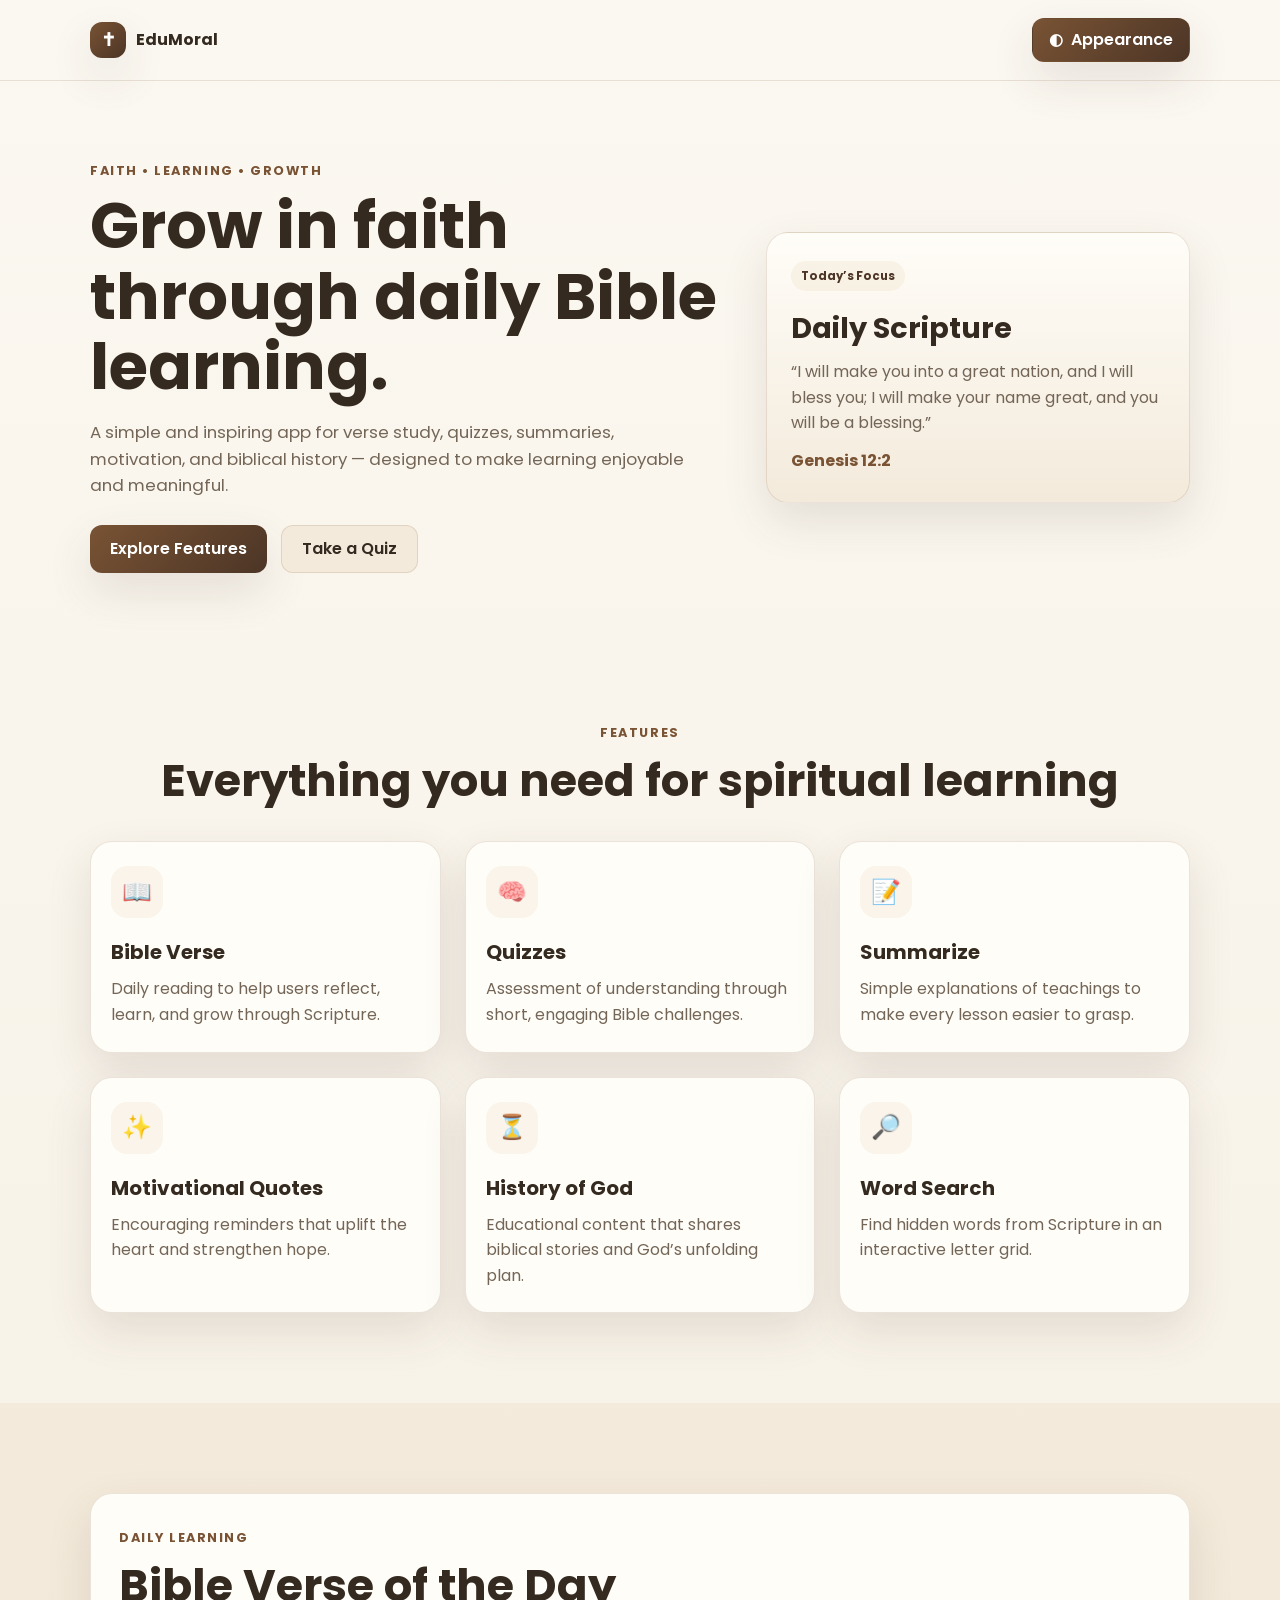
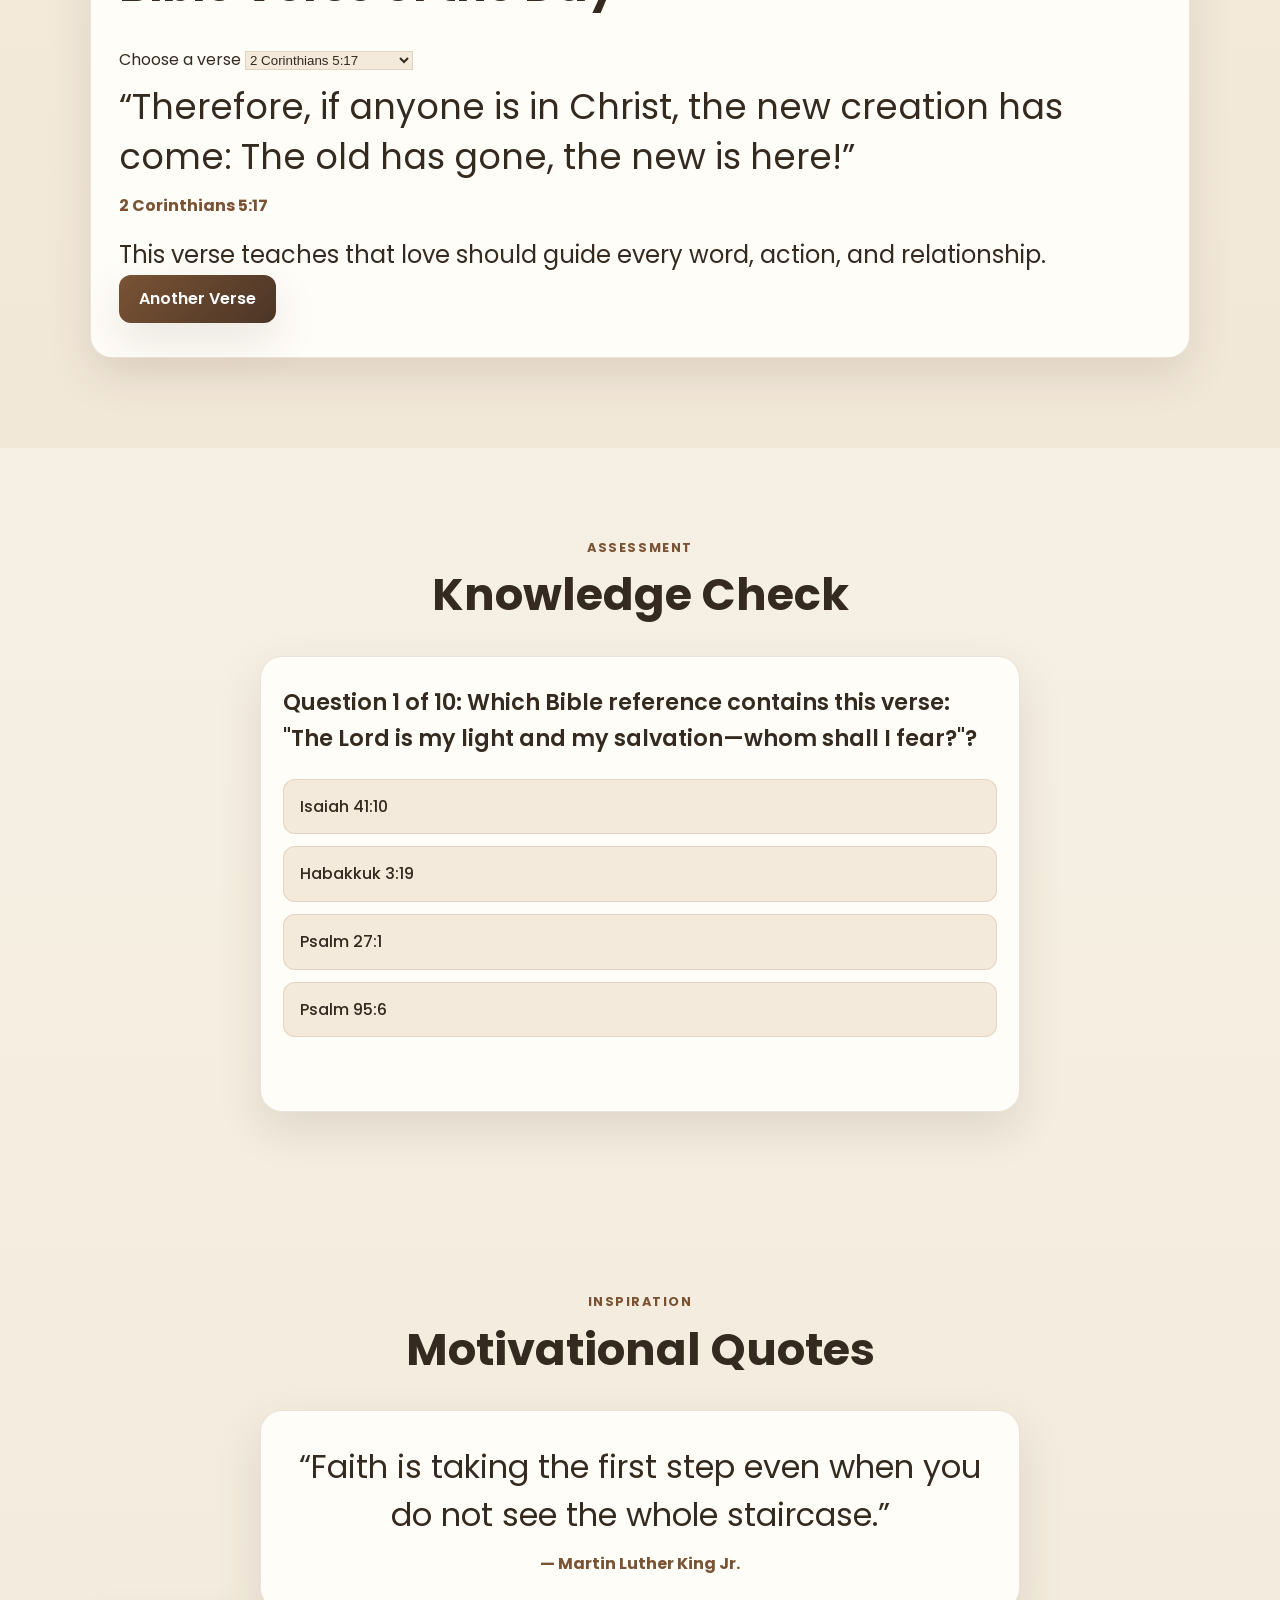
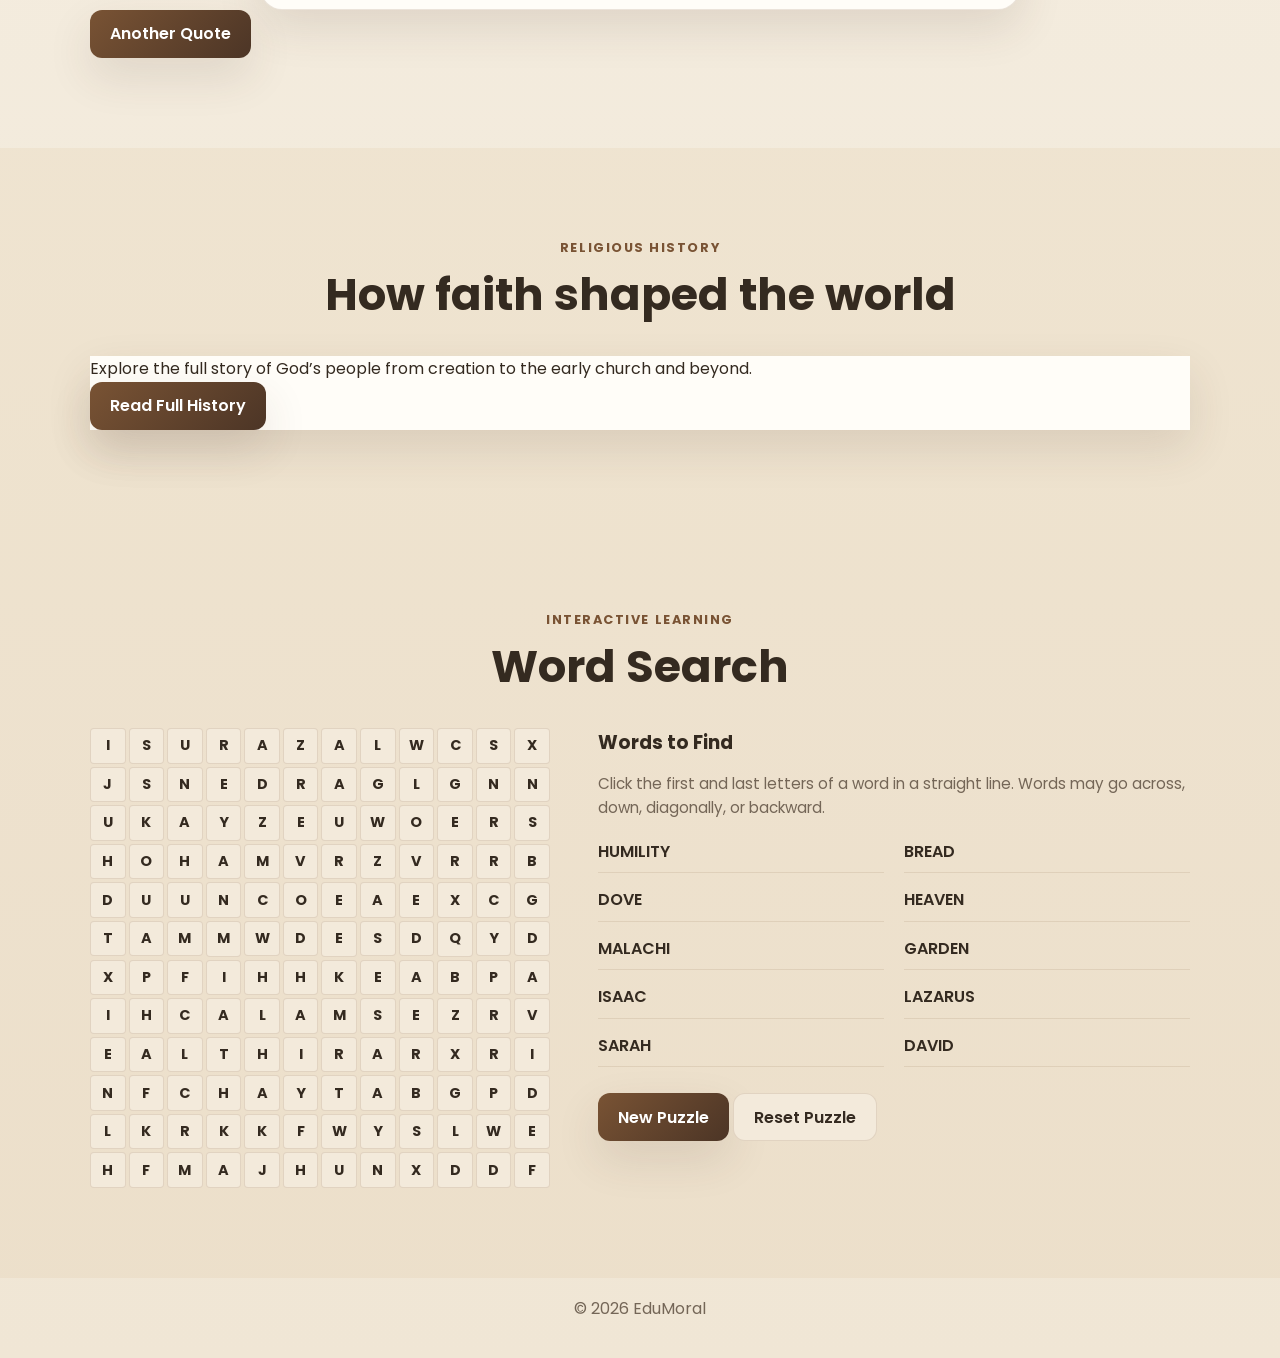
<file: index.html>
<!DOCTYPE html>
<html lang="en">
  <head>
    <meta charset="UTF-8" />
    <meta name="viewport" content="width=device-width, initial-scale=1.0" />
    <title>EduMoral</title>
    <link rel="preconnect" href="https://fonts.googleapis.com" />
    <link rel="preconnect" href="https://fonts.gstatic.com" crossorigin />
    <link href="https://fonts.googleapis.com/css2?family=Poppins:wght@400;500;600;700;800&display=swap" rel="stylesheet" />
    <style>
      :root {
        --bg: #f7f1e5;
        --panel: #fffdf8;
        --panel-alt: #efe2cc;
        --primary: #795334;
        --primary-dark: #4c3526;
        --accent: #c69a58;
        --text: #342a20;
        --muted: #746657;
        --success: #1e9f6e;
        --danger: #d64545;
        --shadow: 0 18px 45px rgba(76, 53, 38, 0.12);
      }

      * {
        box-sizing: border-box;
        margin: 0;
        padding: 0;
      }

      html {
        scroll-behavior: smooth;
      }

      body {
        font-family: "Poppins", sans-serif;
        background: linear-gradient(180deg, #fbf8f1 0%, #f0e6d5 100%);
        color: var(--text);
        line-height: 1.6;
      }

      img {
        max-width: 100%;
      }

      a {
        text-decoration: none;
        color: inherit;
      }

      button,
      input {
        font: inherit;
      }

      .container {
        width: min(1100px, calc(100% - 32px));
        margin: 0 auto;
      }

      .section {
        padding: 90px 0;
      }

      .alt-bg {
        background: rgba(198, 154, 88, 0.09);
      }

      .site-header {
        position: sticky;
        top: 0;
        z-index: 10;
        backdrop-filter: blur(10px);
        background: rgba(251, 248, 241, 0.88);
        border-bottom: 1px solid rgba(121, 83, 52, 0.08);
      }

      .nav {
        gap: 16px;
      }

      .nav {
        display: flex;
        align-items: center;
        justify-content: space-between;
        padding: 18px 0;
      }

      .brand {
        display: inline-flex;
        align-items: center;
        gap: 10px;
        font-weight: 700;
      }

      .brand-mark {
        display: grid;
        place-items: center;
        width: 36px;
        height: 36px;
        border-radius: 12px;
        color: white;
        font-size: 1.15rem;
        background: linear-gradient(135deg, var(--primary), #a77a49);
        box-shadow: var(--shadow);
      }

      nav {
        display: inline-flex;
        gap: 22px;
        color: var(--muted);
        font-size: 0.95rem;
      }

      nav a:hover {
        color: var(--primary);
      }

      .hero {
        padding: 80px 0 60px;
      }

      .hero-content {
        display: grid;
        grid-template-columns: 1.2fr 0.8fr;
        gap: 40px;
        align-items: center;
      }

      .eyebrow {
        font-size: 0.8rem;
        letter-spacing: 0.12em;
        text-transform: uppercase;
        color: var(--primary);
        font-weight: 700;
        margin-bottom: 10px;
      }

      .hero-copy h1 {
        font-size: clamp(2.5rem, 5vw, 4.2rem);
        line-height: 1.1;
        margin-bottom: 16px;
      }

      .subtitle {
        font-size: 1.05rem;
        color: var(--muted);
        max-width: 620px;
      }

      .hero-actions {
        display: flex;
        flex-wrap: wrap;
        gap: 14px;
        margin-top: 26px;
      }

      .primary-btn,
      .secondary-btn {
        display: inline-flex;
        align-items: center;
        justify-content: center;
        min-height: 48px;
        padding: 0 20px;
        border-radius: 12px;
        border: none;
        font-weight: 600;
        cursor: pointer;
        transition: 0.2s ease;
      }

      .primary-btn {
        background: linear-gradient(135deg, var(--primary), var(--primary-dark));
        color: white;
        box-shadow: var(--shadow);
      }

      .primary-btn:hover,
      .secondary-btn:hover {
        transform: translateY(-1px);
      }

      .secondary-btn {
        border: 1px solid rgba(121, 83, 52, 0.2);
        background: white;
        color: var(--primary-dark);
      }

      .hero-card {
        background: linear-gradient(180deg, #fffdf8, #f3eadb);
        border: 1px solid rgba(121, 83, 52, 0.1);
        border-radius: 22px;
        padding: 28px 24px;
        box-shadow: var(--shadow);
      }

      .badge {
        display: inline-block;
        padding: 6px 10px;
        border-radius: 999px;
        background: rgba(198, 154, 88, 0.2);
        color: #704b22;
        font-size: 0.72rem;
        font-weight: 700;
        margin-bottom: 14px;
      }

      .hero-card h3 {
        font-size: 1.8rem;
        margin-bottom: 8px;
      }

      .hero-card p {
        color: var(--muted);
        margin-bottom: 12px;
      }

      .hero-card span {
        color: var(--primary);
        font-weight: 700;
      }

      .section-heading {
        text-align: center;
        margin-bottom: 34px;
      }

      .section-heading.left {
        text-align: left;
      }

      .section-heading h2 {
        font-size: clamp(2rem, 4vw, 2.8rem);
        line-height: 1.2;
      }

      .feature-grid {
        display: grid;
        grid-template-columns: repeat(3, minmax(0, 1fr));
        gap: 24px;
      }

      .feature-card,
      .quiz-card,
      .quote-card,
      .verse-panel {
        background: rgba(255, 253, 248, 0.96);
        border: 1px solid rgba(121, 83, 52, 0.09);
        border-radius: 22px;
        box-shadow: var(--shadow);
      }

      .feature-card {
        padding: 24px 20px;
        transition: background-color 0.3s ease, border-color 0.3s ease, box-shadow 0.3s ease;
      }

      .feature-card:hover,
      .feature-card:focus-visible {
        background: linear-gradient(180deg, #efe2cc, #fffdf8);
        border-color: rgba(121, 83, 52, 0.22);
      }

      .feature-card.highlight {
        background: linear-gradient(180deg, #efe2cc, #fffdf8);
      }

      .icon {
        width: 52px;
        height: 52px;
        display: grid;
        place-items: center;
        border-radius: 16px;
        background: rgba(121, 83, 52, 0.08);
        font-size: 1.5rem;
        margin-bottom: 18px;
      }

      .feature-card h3 {
        margin-bottom: 8px;
        font-size: 1.25rem;
      }

      .feature-card p {
        color: var(--muted);
      }

      .verse-panel {
        padding: 34px 28px;
      }

      .verse-panel blockquote {
        font-size: clamp(1.5rem, 3vw, 2.2rem);
        line-height: 1.4;
        margin: 10px 0 12px;
        color: var(--text);
      }

      .reference {
        color: var(--primary);
        font-weight: 700;
        margin-bottom: 18px;
      }

      .verse-summary {
        font-size: 1.5rem;
        line-height: 1.6;
      }

      .quiz-card {
        max-width: 760px;
        margin: 0 auto;
        padding: 28px 22px;
      }

      .quiz-question {
        font-size: 1.4rem;
        font-weight: 600;
        margin-bottom: 22px;
      }

      .quiz-options {
        display: grid;
        gap: 12px;
      }

      .quiz-option {
        width: 100%;
        text-align: left;
        background: #f7f1e5;
        border: 1px solid rgba(121, 83, 52, 0.1);
        color: var(--text);
        border-radius: 12px;
        padding: 14px 16px;
        cursor: pointer;
        font-weight: 500;
      }

      .quiz-option:hover {
        border-color: rgba(121, 83, 52, 0.35);
      }

      .quiz-option.correct {
        background: rgba(30, 159, 110, 0.12);
        border-color: rgba(30, 159, 110, 0.4);
        color: var(--success);
      }

      .quiz-option.wrong {
        background: rgba(214, 69, 69, 0.08);
        border-color: rgba(214, 69, 69, 0.3);
        color: var(--danger);
      }

      .quiz-feedback {
        min-height: 28px;
        margin-top: 18px;
        font-weight: 600;
      }

      .hidden {
        display: none;
      }

      .quote-card {
        max-width: 760px;
        margin: 0 auto;
        padding: 32px 26px;
        text-align: center;
      }

      .quote-card p {
        font-size: clamp(1.4rem, 3vw, 2rem);
        margin-bottom: 12px;
        line-height: 1.5;
      }

      .quote-card span {
        color: var(--primary);
        font-weight: 700;
      }

      .history-grid {
        display: grid;
        grid-template-columns: repeat(4, minmax(0, 1fr));
        gap: 20px;
      }

      .history-item {
        background: white;
        border: 1px solid rgba(121, 83, 52, 0.1);
        border-radius: 18px;
        padding: 24px 18px;
        box-shadow: var(--shadow);
      }

      .history-item span {
        display: inline-grid;
        place-items: center;
        width: 42px;
        height: 42px;
        border-radius: 12px;
        background: rgba(121, 83, 52, 0.1);
        color: var(--primary);
        font-weight: 700;
        margin-bottom: 12px;
      }

      .history-item h3 {
        margin-bottom: 8px;
      }

      .history-item p {
        color: var(--muted);
      }

      .word-search-layout {
        display: grid;
        grid-template-columns: minmax(0, 460px) minmax(220px, 1fr);
        gap: 48px;
        align-items: start;
      }

      .word-search-grid {
        display: grid;
        grid-template-columns: repeat(12, minmax(0, 1fr));
        gap: 3px;
        width: min(100%, 460px);
      }

      .word-search-letter {
        aspect-ratio: 1;
        min-width: 0;
        padding: 0;
        border: 1px solid rgba(121, 83, 52, 0.14);
        border-radius: 4px;
        background: #fff;
        color: var(--text);
        cursor: pointer;
        font: inherit;
        font-size: 0.9rem;
        font-weight: 700;
      }

      .word-search-letter:hover {
        border-color: var(--primary);
      }

      .word-search-letter.is-selected {
        border-color: #a97835;
        background: rgba(198, 154, 88, 0.3);
      }

      .word-search-letter.is-found {
        border-color: rgba(30, 159, 110, 0.45);
        background: rgba(30, 159, 110, 0.18);
        color: #146c4b;
      }

      .word-search-letter:focus-visible {
        position: relative;
        z-index: 1;
        outline: 2px solid var(--primary);
        outline-offset: 1px;
      }

      .word-search-sidebar h3 {
        margin-bottom: 14px;
      }

      .word-search-instructions {
        margin-bottom: 18px;
        color: var(--muted);
        font-size: 0.95rem;
      }

      .word-search-list {
        display: grid;
        grid-template-columns: repeat(2, minmax(0, 1fr));
        gap: 14px 20px;
        list-style: none;
      }

      .word-search-word {
        display: flex;
        justify-content: space-between;
        gap: 8px;
        border-bottom: 1px solid rgba(121, 83, 52, 0.12);
        padding-bottom: 8px;
        font-weight: 600;
      }

      .word-search-word.found .word-search-label {
        color: var(--success);
        text-decoration: line-through;
      }

      .word-search-word-status {
        color: var(--success);
        font-size: 0.8rem;
      }

      .word-search-controls {
        margin-top: 26px;
      }

      .word-search-status {
        min-height: 28px;
        margin-top: 14px;
        color: var(--primary-dark);
        font-weight: 600;
      }

      .site-footer {
        padding: 18px 0 36px;
        text-align: center;
        color: var(--muted);
      }

      @media (max-width: 900px) {
        .feature-grid,
        .history-grid {
          grid-template-columns: repeat(2, minmax(0, 1fr));
        }

        .hero-content {
          grid-template-columns: 1fr;
        }
      }

      @media (max-width: 640px) {
        nav {
          display: none;
        }

        .feature-grid,
        .history-grid {
          grid-template-columns: 1fr;
        }

        .hero {
          padding-top: 50px;
        }

        .section {
          padding: 70px 0;
        }

      }

      @media (max-width: 760px) {
        .word-search-layout {
          grid-template-columns: minmax(0, 1fr);
          gap: 28px;
        }
      }
    </style>
    <link rel="stylesheet" href="theme.css" />
    <script src="theme.js" defer></script>
  </head>
  <body>
    <header class="site-header">
      <div class="container nav">
        <div class="brand">
          <span class="brand-mark">✝</span>
          <span>EduMoral</span>
        </div>
        <button class="theme-toggle" type="button" id="theme-toggle" aria-expanded="false" aria-controls="theme-drawer">
          <span aria-hidden="true">◐</span> Appearance
        </button>
      </div>
    </header>

    <div class="theme-overlay" id="theme-overlay" hidden></div>
    <aside class="theme-drawer" id="theme-drawer" aria-labelledby="theme-title" aria-hidden="true">
      <div class="theme-drawer-heading">
        <div>
          <p class="eyebrow">Make it yours</p>
          <h2 id="theme-title">Appearance</h2>
        </div>
        <button class="theme-close" type="button" id="theme-close" aria-label="Close appearance settings">×</button>
      </div>
      <fieldset class="theme-options">
        <legend>Color scheme</legend>
        <label class="theme-option">
          <input type="radio" name="theme-scheme" value="parchment" />
          <span class="theme-swatch" style="--swatch-color: #795334; --swatch-light: #f7f1e5"></span>
          <span><strong>Parchment</strong><small>Warm leather &amp; paper</small></span>
        </label>
        <label class="theme-option">
          <input type="radio" name="theme-scheme" value="forest" />
          <span class="theme-swatch" style="--swatch-color: #476b4b; --swatch-light: #eff4e9"></span>
          <span><strong>Olive Grove</strong><small>Quiet greens &amp; cream</small></span>
        </label>
        <label class="theme-option">
          <input type="radio" name="theme-scheme" value="ocean" />
          <span class="theme-swatch" style="--swatch-color: #3d6877; --swatch-light: #eaf3f4"></span>
          <span><strong>Sea of Galilee</strong><small>Calm blue &amp; mist</small></span>
        </label>
        <label class="theme-option">
          <input type="radio" name="theme-scheme" value="berry" />
          <span class="theme-swatch" style="--swatch-color: #815365; --swatch-light: #f5edf0"></span>
          <span><strong>Royal Fig</strong><small>Muted plum &amp; linen</small></span>
        </label>
      </fieldset>
      <label class="theme-dark-toggle" for="theme-dark">
        <span><strong>Dark mode</strong><small>Easy on the eyes in low light</small></span>
        <input type="checkbox" id="theme-dark" />
      </label>
      <p class="theme-status" id="theme-status" role="status" aria-live="polite"></p>
    </aside>

    <main>
      <section class="hero">
        <div class="container hero-content">
          <div class="hero-copy">
            <p class="eyebrow">Faith • Learning • Growth</p>
            <h1>Grow in faith through daily Bible learning.</h1>
            <p class="subtitle">
              A simple and inspiring app for verse study, quizzes, summaries, motivation,
              and biblical history — designed to make learning enjoyable and meaningful.
            </p>
            <div class="hero-actions">
              <a href="#features" class="primary-btn">Explore Features</a>
              <a href="#quiz" class="secondary-btn">Take a Quiz</a>
            </div>
          </div>
          <div class="hero-card">
            <div class="badge">Today’s Focus</div>
            <h3>Daily Scripture</h3>
            <p id="focus-verse-text"></p>
            <span id="focus-verse-reference"></span>
          </div>
        </div>
      </section>

      <section id="features" class="features section">
        <div class="container">
          <div class="section-heading">
            <p class="eyebrow">Features</p>
            <h2>Everything you need for spiritual learning</h2>
          </div>
          <div class="feature-grid">
            <a class="feature-card" href="#verse">
              <div class="icon">📖</div>
              <h3>Bible Verse</h3>
              <p>Daily reading to help users reflect, learn, and grow through Scripture.</p>
            </a>
            <a class="feature-card" href="#quiz">
              <div class="icon">🧠</div>
              <h3>Quizzes</h3>
              <p>Assessment of understanding through short, engaging Bible challenges.</p>
            </a>
            <a class="feature-card" href="#verse">
              <div class="icon">📝</div>
              <h3>Summarize</h3>
              <p>Simple explanations of teachings to make every lesson easier to grasp.</p>
            </a>
            <a class="feature-card" href="#quotes">
              <div class="icon">✨</div>
              <h3>Motivational Quotes</h3>
              <p>Encouraging reminders that uplift the heart and strengthen hope.</p>
            </a>
            <a class="feature-card" href="history.html">
              <div class="icon">⏳</div>
              <h3>History of God</h3>
              <p>Educational content that shares biblical stories and God’s unfolding plan.</p>
            </a>
            <a class="feature-card" href="#word-search">
              <div class="icon">🔎</div>
              <h3>Word Search</h3>
              <p>Find hidden words from Scripture in an interactive letter grid.</p>
            </a>
          </div>
        </div>
      </section>

      <section id="verse" class="verse section alt-bg">
        <div class="container verse-panel">
          <div class="section-heading left">
            <p class="eyebrow">Daily Learning</p>
            <h2>Bible Verse of the Day</h2>
          </div>
          <div class="verse-controls">
            <label for="verse-select" class="verse-select-label">Choose a verse</label>
            <select id="verse-select" class="verse-select" aria-label="Choose a Bible verse"></select>
          </div>
          <blockquote id="verse-text">
            “Trust in the Lord with all your heart and lean not on your own understanding.”
          </blockquote>
          <p id="verse-reference" class="reference">Proverbs 3:5</p>
          <p id="verse-summary" class="verse-summary">
            Proverbs 3:5 teaches us to trust God fully and not rely solely on our own understanding. It reminds us that faith brings wisdom, peace, and direction.
          </p>
          <button id="new-verse" class="primary-btn">Another Verse</button>
        </div>
      </section>

      <section id="quiz" class="section quiz-section">
        <div class="container">
          <div class="section-heading">
            <p class="eyebrow">Assessment</p>
            <h2>Knowledge Check</h2>
          </div>
          <div class="quiz-card">
            <div id="quiz-question" class="quiz-question">Loading question...</div>
            <div id="quiz-options" class="quiz-options"></div>
            <div id="quiz-feedback" class="quiz-feedback"></div>
            <button id="next-question" class="primary-btn hidden">Next Question</button>
          </div>
        </div>
      </section>

      <section id="quotes" class="section quote-section">
        <div class="container">
          <div class="section-heading">
            <p class="eyebrow">Inspiration</p>
            <h2>Motivational Quotes</h2>
          </div>
          <div class="quote-card">
            <p id="quote-text">“Faith is taking the first step even when you don’t see the whole staircase.”</p>
            <span id="quote-author">— Martin Luther King Jr.</span>
          </div>
          <div class="quote-controls">
            <button id="next-quote" class="primary-btn" type="button">Another Quote</button>
          </div>
        </div>
      </section>

      <section id="religious-history" class="section history-section alt-bg">
        <div class="container">
          <div class="section-heading">
            <p class="eyebrow">Religious History</p>
            <h2>How faith shaped the world</h2>
          </div>

          <div class="history-cta-wrap">
            <p class="history-cta-text">
              Explore the full story of God’s people from creation to the early church and beyond.
            </p>
            <a href="history.html" class="primary-btn history-button">Read Full History</a>
          </div>
        </div>
      </section>

      <section id="word-search" class="section word-search-section alt-bg">
        <div class="container">
          <div class="section-heading">
            <p class="eyebrow">Interactive Learning</p>
            <h2>Word Search</h2>
          </div>
          <div class="word-search-layout">
            <div id="word-search-grid" class="word-search-grid" aria-label="Bible word search letter grid"></div>
            <div class="word-search-sidebar">
              <h3>Words to Find</h3>
              <p class="word-search-instructions">Click the first and last letters of a word in a straight line. Words may go across, down, diagonally, or backward.</p>
              <ul id="word-search-list" class="word-search-list"></ul>
              <div class="word-search-controls">
                <button id="new-word-search" class="primary-btn" type="button">New Puzzle</button>
                <button id="reset-word-search" class="secondary-btn" type="button">Reset Puzzle</button>
                <p id="word-search-status" class="word-search-status" role="status" aria-live="polite"></p>
              </div>
            </div>
          </div>
        </div>
      </section>

    </main>

    <footer class="site-footer">
      <div class="container">
        <p>© 2026 EduMoral</p>
      </div>
    </footer>

    <script>
      const verses = [
        { text: 'In the beginning God created the heavens and the earth.', reference: 'Genesis 1:1' },
        { text: 'So God created mankind in his own image, in the image of God he created them; male and female he created them.', reference: 'Genesis 1:27' },
        { text: 'Therefore a man shall leave his father and mother and be joined to his wife, and they shall become one flesh.', reference: 'Genesis 2:24' },
        { text: 'And I will put enmity between you and the woman, and between your offspring and hers; he will crush your head, and you will strike his heel.', reference: 'Genesis 3:15' },
        { text: 'I will make you into a great nation, and I will bless you; I will make your name great, and you will be a blessing.', reference: 'Genesis 12:2' },
        { text: 'Abram believed the Lord, and he credited it to him as righteousness.', reference: 'Genesis 15:6' },
        { text: 'I am with you and will watch over you wherever you go, and I will bring you back to this land.', reference: 'Genesis 28:15' },
        { text: 'The Lord will fight for you; you need only to be still.', reference: 'Exodus 14:14' },
        { text: 'Honor your father and your mother, so that you may live long in the land the Lord your God is giving you.', reference: 'Exodus 20:12' },
        { text: 'My Presence will go with you, and I will give you rest.', reference: 'Exodus 33:14' },
        { text: 'Love your neighbor as yourself.', reference: 'Leviticus 19:18' },
        { text: 'The Lord bless you and keep you; the Lord make his face shine on you and be gracious to you.', reference: 'Numbers 6:24-26' },
        { text: 'Love the Lord your God with all your heart and with all your soul and with all your strength.', reference: 'Deuteronomy 6:5' },
        { text: 'Be strong and courageous. Do not be afraid; do not be discouraged, for the Lord your God will be with you wherever you go.', reference: 'Joshua 1:9' },
        { text: 'The Lord is with you, mighty warrior.', reference: 'Judges 6:12' },
        { text: 'Where you go I will go, and where you stay I will stay. Your people will be my people and your God my God.', reference: 'Ruth 1:16' },
        { text: 'The Lord does not look at the things people look at. People look at the outward appearance, but the Lord looks at the heart.', reference: '1 Samuel 16:7' },
        { text: 'As for God, his way is perfect: The Lord’s word is flawless; he shields all who take refuge in him.', reference: '2 Samuel 22:31' },
        { text: 'But you, Lord, are a shield around me, my glory, the One who lifts my head high.', reference: 'Psalm 3:3' },
        { text: 'When I consider your heavens, the work of your fingers, the moon and the stars, which you have set in place.', reference: 'Psalm 8:3-4' },
        { text: 'I keep my eyes on the Lord. With him at my right hand, I will not be shaken.', reference: 'Psalm 16:8' },
        { text: 'The Lord is my shepherd; I shall not want.', reference: 'Psalm 23:1' },
        { text: 'The Lord is my light and my salvation—whom shall I fear?', reference: 'Psalm 27:1' },
        { text: 'Taste and see that the Lord is good; blessed is the one who takes refuge in him.', reference: 'Psalm 34:8' },
        { text: 'God is our refuge and strength, an ever-present help in trouble.', reference: 'Psalm 46:1' },
        { text: 'Create in me a pure heart, O God, and renew a steadfast spirit within me.', reference: 'Psalm 51:10' },
        { text: 'When I am afraid, I put my trust in you.', reference: 'Psalm 56:3' },
        { text: 'Whoever dwells in the shelter of the Most High will rest in the shadow of the Almighty.', reference: 'Psalm 91:1' },
        { text: 'Come, let us bow down in worship, let us kneel before the Lord our Maker.', reference: 'Psalm 95:6' },
        { text: 'As a father has compassion on his children, so the Lord has compassion on those who fear him.', reference: 'Psalm 103:13' },
        { text: 'Your word is a lamp for my feet, a light on my path.', reference: 'Psalm 119:105' },
        { text: 'Trust in the Lord with all your heart and lean not on your own understanding.', reference: 'Proverbs 3:5' },
        { text: 'In all your ways submit to him, and he will make your paths straight.', reference: 'Proverbs 3:6' },
        { text: 'Above all else, guard your heart, for everything you do flows from it.', reference: 'Proverbs 4:23' },
        { text: 'Hatred stirs up conflict, but love covers over all wrongs.', reference: 'Proverbs 10:12' },
        { text: 'A generous person will prosper; whoever refreshes others will be refreshed.', reference: 'Proverbs 11:25' },
        { text: 'A gentle answer turns away wrath, but a harsh word stirs up anger.', reference: 'Proverbs 15:1' },
        { text: 'Commit to the Lord whatever you do, and he will establish your plans.', reference: 'Proverbs 16:3' },
        { text: 'The name of the Lord is a fortified tower; the righteous run to it and are safe.', reference: 'Proverbs 18:10' },
        { text: 'Many are the plans in a person’s heart, but it is the Lord’s purpose that prevails.', reference: 'Proverbs 19:21' },
        { text: 'There is a time for everything, and a season for every activity under the heavens.', reference: 'Ecclesiastes 3:1' },
        { text: 'Now all has been heard; here is the conclusion of the matter: Fear God and keep his commandments, for this is the duty of all mankind.', reference: 'Ecclesiastes 12:13' },
        { text: 'Set me as a seal over your heart, as a seal on your arm; for love is as strong as death.', reference: 'Song of Solomon 8:6' },
        { text: 'For to us a child is born, to us a son is given, and the government will be on his shoulders.', reference: 'Isaiah 9:6' },
        { text: 'You will keep in perfect peace those whose minds are steadfast, because they trust in you.', reference: 'Isaiah 26:3' },
        { text: 'But those who hope in the Lord will renew their strength. They will soar on wings like eagles.', reference: 'Isaiah 40:31' },
        { text: 'Do not fear, for I am with you; do not be dismayed, for I am your God.', reference: 'Isaiah 41:10' },
        { text: 'See, I have engraved you on the palms of my hands; your walls are ever before me.', reference: 'Isaiah 49:16' },
        { text: 'For my thoughts are not your thoughts, neither are your ways my ways, declares the Lord.', reference: 'Isaiah 55:8-9' },
        { text: 'Blessed is the one who trusts in the Lord, whose confidence is in him.', reference: 'Jeremiah 17:7' },
        { text: 'For I know the plans I have for you, declares the Lord, plans to prosper you and not to harm you, plans to give you hope and a future.', reference: 'Jeremiah 29:11' },
        { text: 'The steadfast love of the Lord never ceases; his mercies never come to an end. They are new every morning; great is your faithfulness.', reference: 'Lamentations 3:22-23' },
        { text: 'I will give you a new heart and put a new spirit in you; I will remove from you your heart of stone and give you a heart of flesh.', reference: 'Ezekiel 36:26' },
        { text: 'If we are thrown into the blazing furnace, the God we serve is able to deliver us.', reference: 'Daniel 3:17-18' },
        { text: 'Let us know, let us press on to know the Lord.', reference: 'Hosea 6:3' },
        { text: 'And afterward, I will pour out my Spirit on all people. Your sons and daughters will prophesy.', reference: 'Joel 2:28-29' },
        { text: 'But let justice roll on like a river, righteousness like a never-failing stream!', reference: 'Amos 5:24' },
        { text: 'Those who cling to worthless idols turn away from God’s love for them.', reference: 'Jonah 2:8' },
        { text: 'He has shown you, O mortal, what is good. And what does the Lord require of you? To act justly and to love mercy and to walk humbly with your God.', reference: 'Micah 6:8' },
        { text: 'The Sovereign Lord is my strength; he makes my feet like the feet of a deer, he enables me to tread on the heights.', reference: 'Habakkuk 3:19' },
        { text: 'The Lord your God is with you, the Mighty Warrior who saves. He will take great delight in you; in his love he will no longer rebuke you, but will rejoice over you with singing.', reference: 'Zephaniah 3:17' },
        { text: 'Blessed are the poor in spirit, for theirs is the kingdom of heaven.', reference: 'Matthew 5:3' },
        { text: 'You are the light of the world. A town built on a hill cannot be hidden.', reference: 'Matthew 5:14' },
        { text: 'Let your light shine before others, that they may see your good deeds and glorify your Father in heaven.', reference: 'Matthew 5:16' },
        { text: 'But seek first his kingdom and his righteousness, and all these things will be given to you as well.', reference: 'Matthew 6:33' },
        { text: 'Ask, and it will be given to you; seek, and you will find; knock, and the door will be opened to you.', reference: 'Matthew 7:7' },
        { text: 'Come to me, all you who are weary and burdened, and I will give you rest.', reference: 'Matthew 11:28' },
        { text: 'With man this is impossible, but with God all things are possible.', reference: 'Matthew 19:26' },
        { text: 'Love the Lord your God with all your heart and with all your soul and with all your mind.', reference: 'Matthew 22:37' },
        { text: 'Let the little children come to me, and do not hinder them, for the kingdom of God belongs to such as these.', reference: 'Mark 10:14' },
        { text: 'For no word from God will ever fail.', reference: 'Luke 1:37' },
        { text: 'Give, and it will be given to you. A good measure, pressed down, shaken together and running over, will be poured into your lap.', reference: 'Luke 6:38' },
        { text: 'Then he said to them all: “Whoever wants to be my disciple must deny themselves and take up their cross daily and follow me.”', reference: 'Luke 9:23' },
        { text: 'Watch out! Be on your guard against all kinds of greed; life does not consist in an abundance of possessions.', reference: 'Luke 12:15' },
        { text: 'In the beginning was the Word, and the Word was with God, and the Word was God.', reference: 'John 1:1' },
        { text: 'The Word became flesh and made his dwelling among us.', reference: 'John 1:14' },
        { text: 'For God so loved the world that he gave his one and only Son, that whoever believes in him shall not perish but have eternal life.', reference: 'John 3:16' },
        { text: 'I am the light of the world. Whoever follows me will never walk in darkness, but will have the light of life.', reference: 'John 8:12' },
        { text: 'The thief comes only to steal and kill and destroy; I have come that they may have life, and have it to the full.', reference: 'John 10:10' },
        { text: 'Jesus answered, “I am the way and the truth and the life. No one comes to the Father except through me.”', reference: 'John 14:6' },
        { text: 'I am the vine; you are the branches. If you remain in me and I in you, you will bear much fruit.', reference: 'John 15:5' },
        { text: 'In this world you will have trouble. But take heart! I have overcome the world.', reference: 'John 16:33' },
        { text: 'But you will receive power when the Holy Spirit comes on you; and you will be my witnesses.', reference: 'Acts 1:8' },
        { text: 'Repent and be baptized, every one of you, in the name of Jesus Christ for the forgiveness of your sins.', reference: 'Acts 2:38' },
        { text: 'In him we live and move and have our being.', reference: 'Acts 17:28' },
        { text: 'For all have sinned and fall short of the glory of God.', reference: 'Romans 3:23' },
        { text: 'But God demonstrates his own love for us in this: While we were still sinners, Christ died for us.', reference: 'Romans 5:8' },
        { text: 'And we know that in all things God works for the good of those who love him, who have been called according to his purpose.', reference: 'Romans 8:28' },
        { text: 'Do not conform to the pattern of this world, but be transformed by the renewing of your mind.', reference: 'Romans 12:2' },
        { text: 'May the God of hope fill you with all joy and peace as you trust in him.', reference: 'Romans 15:13' },
        { text: 'Do you not know that your bodies are temples of the Holy Spirit, who is in you, whom you have received from God?', reference: '1 Corinthians 6:19' },
        { text: 'Love is patient, love is kind. It does not envy, it does not boast, it is not proud. It does not dishonor others, it is not self-seeking, it is not easily angered, it keeps no record of wrongs. Love does not delight in evil but rejoices with the truth. It always protects, always trusts, always hopes, always perseveres.', reference: '1 Corinthians 13:4-7' },
        { text: 'Let all that you do be done in love.', reference: '1 Corinthians 16:14' },
        { text: 'Therefore, if anyone is in Christ, the new creation has come: The old has gone, the new is here!', reference: '2 Corinthians 5:17' },
        { text: 'I have been crucified with Christ and I no longer live, but Christ lives in me.', reference: 'Galatians 2:20' },
        { text: 'But the fruit of the Spirit is love, joy, peace, forbearance, kindness, goodness, faithfulness, gentleness and self-control.', reference: 'Galatians 5:22-23' },
        { text: 'For it is by grace you have been saved, through faith—and this is not from yourselves, it is the gift of God.', reference: 'Ephesians 2:8-9' },
        { text: 'Now to him who is able to do immeasurably more than all we ask or imagine, according to his power that is at work within us.', reference: 'Ephesians 3:20' },
        { text: 'Do not be anxious about anything, but in every situation, by prayer and petition, with thanksgiving, present your requests to God.', reference: 'Philippians 4:6-7' },
        { text: 'I can do all this through him who gives me strength.', reference: 'Philippians 4:13' },
        { text: 'Whatever you do, work at it with all your heart, as working for the Lord, not for human masters.', reference: 'Colossians 3:23' },
        { text: 'Rejoice always, pray continually, give thanks in all circumstances; for this is God’s will for you in Christ Jesus.', reference: '1 Thessalonians 5:16-18' },
        { text: 'For the Spirit God gave us does not make us timid, but gives us power, love and self-discipline.', reference: '2 Timothy 1:7' },
        { text: 'Now faith is confidence in what we hope for and assurance about what we do not see.', reference: 'Hebrews 11:1' },
        { text: 'Let us run with perseverance the race marked out for us, fixing our eyes on Jesus, the pioneer and perfecter of faith.', reference: 'Hebrews 12:1-2' },
        { text: 'If any of you lacks wisdom, you should ask God, who gives generously to all without finding fault, and it will be given to you.', reference: 'James 1:5' },
        { text: 'Every good and perfect gift is from above, coming down from the Father of the heavenly lights.', reference: 'James 1:17' },
        { text: 'Submit yourselves, then, to God. Resist the devil, and he will flee from you.', reference: 'James 4:7' },
        { text: 'Cast all your anxiety on him because he cares for you.', reference: '1 Peter 5:7' },
        { text: 'We love because he first loved us.', reference: '1 John 4:19' },
        { text: 'This is the confidence we have in approaching God: that if we ask anything according to his will, he hears us.', reference: '1 John 5:14' },
        { text: 'The revelation from Jesus Christ, which God gave him to show his servants what must soon take place.', reference: 'Revelation 1:1' },
        { text: 'He will wipe every tear from their eyes. There will be no more death or mourning or crying or pain, for the old order of things has passed away.', reference: 'Revelation 21:4' },
        { text: 'He who testifies to these things says, “Yes, I am coming soon.” Amen. Come, Lord Jesus.', reference: 'Revelation 22:20' }
      ];

      const focusVerseText = document.getElementById('focus-verse-text');
      const focusVerseReference = document.getElementById('focus-verse-reference');
      const previousFocusKey = 'edumoral-focus-reference';
      let previousFocusReference = null;

      try {
        previousFocusReference = localStorage.getItem(previousFocusKey);
      } catch (error) {
        console.error('Unable to read the previous focus verse.', error);
      }

      const availableFocusVerses = verses.filter((verse) => verse.reference !== previousFocusReference);
      const focusVerse = availableFocusVerses[Math.floor(Math.random() * availableFocusVerses.length)];
      focusVerseText.textContent = `“${focusVerse.text}”`;
      focusVerseReference.textContent = focusVerse.reference;

      try {
        localStorage.setItem(previousFocusKey, focusVerse.reference);
      } catch (error) {
        console.error('Unable to save the focus verse.', error);
      }

      const quotes = [
        { text: '“Faith is taking the first step even when you do not see the whole staircase.”', author: 'Martin Luther King Jr.' },
        { text: '“With God, all things are possible.”', author: 'Matthew 19:26' },
        { text: '“God is our refuge and strength, an ever-present help in trouble.”', author: 'Psalm 46:1' },
        { text: '“The best way to find yourself is to lose yourself in the service of others.”', author: 'Mahatma Gandhi' },
        { text: '“Let your light shine before others.”', author: 'Matthew 5:16' }
      ];

      const verseSummaryIdeas = [
        'This verse opens the Bible by showing that God is the Creator and source of all life.',
        'This passage teaches that people are made in God’s image and are deeply valued by Him.',
        'This verse highlights the sacred bond of marriage and the unity God intends for families.',
        'This promise shows that God’s plan includes redemption and victory over sin and suffering.',
        'God’s call to Abram reveals His promise to bless, multiply, and use His people for good.',
        'This verse shows that faith is the basis of a right relationship with God.',
        'God promises His presence, protection, and guidance to those who trust Him.',
        'This verse teaches us to stop striving and let God fight for us in His perfect timing.',
        'God calls His people to honor their parents and live in a way that reflects obedience and blessing.',
        'This verse reminds us that God’s presence brings peace, comfort, and rest.',
        'This command calls believers to love others with the same care and compassion they show themselves.',
        'This blessing teaches that God’s favor brings protection, grace, and peace for His people.',
        'This verse emphasizes that love for God is the heart of faithful living.',
        'God commands His people to be courageous because His presence is always with them.',
        'This verse reminds us that God sees strength and purpose even when a person feels weak.',
        'This passage shows the depth of loyalty, love, and commitment that God desires from His people.',
        'This verse teaches that God sees the heart, not outward appearances.',
        'This verse reveals that God’s way is flawless and trustworthy when we put our confidence in Him.',
        'David praises God as a shield and source of strength in a world full of trouble.',
        'This verse helps us marvel at God’s creation and recognize His greatness in the heavens.',
        'This passage encourages believers to keep their focus on God, who steadies and strengthens them.',
        'This verse presents God as a caring shepherd who provides everything His people need.',
        'This passage reminds us that God is our light, salvation, and source of courage in fear.',
        'This verse invites us to experience the goodness of God and find safety in His care.',
        'This prayer shows the importance of asking God to cleanse the heart and renew our spirit.',
        'This verse teaches that fear can be met with trust, because God is faithful and near.',
        'This passage describes God as our shelter and source of peace in every season of life.',
        'This verse calls us to worship God with humility, reverence, and grateful hearts.',
        'This passage reflects God’s compassion and patient mercy toward those who honor Him.',
        'This verse teaches that God’s Word gives direction and clarity in a dark and confusing world.',
        'This verse teaches us to put total trust in God instead of relying on our own limited understanding.',
        'This passage reminds us that obedience to God brings clarity and peace in every path we take.',
        'This verse shows that a guarded heart protects us from sin, bitterness, and harmful choices.',
        'This proverb teaches that love is stronger than conflict and brings healing to relationships.',
        'This verse shows that generosity blesses both the giver and the one who receives.',
        'This verse teaches that gentle words can calm anger and restore peace.',
        'This passage reminds us to surrender our plans to God and trust His direction.',
        'This verse teaches that God is a safe place of protection and refuge for the righteous.',
        'This proverb reminds us that God’s will is greater than human plans and desires.',
        'This verse teaches that life unfolds in God’s perfect timing and seasons.',
        'This passage calls people to worship God and live in obedience to His commands.',
        'This verse captures the strength of love and the lasting faithfulness of God’s covenant.',
        'This passage points to the hope and peace that come from trusting the Lord as King and Savior.',
        'This verse reminds us that Christ is the promised Savior who brings hope to all nations.',
        'This verse teaches that those who trust God can experience peace that steadies the mind.',
        'This promise shows that God renews strength and gives lasting hope to those who wait on Him.',
        'This verse reassures believers that God is present with them and will not leave them alone.',
        'This promise shows that God deeply knows His people and keeps them in His care.',
        'This verse teaches that God’s ways are higher than ours and that His wisdom is greater than ours.',
        'This verse reminds us that trusting God brings blessing, stability, and spiritual strength.',
        'This passage promises hope and prosperity for those who place their confidence in God.',
        'This verse teaches that God’s mercy is fresh every morning and that His faithfulness never fails.',
        'This verse shows that God can transform a hardened heart and make it tender and alive again.',
        'This passage shows courage in the face of pressure, because God is able to rescue His people.',
        'This verse teaches that God desires a sincere heart that seeks Him with persistence.',
        'This promise speaks of God’s Holy Spirit being poured out and His people being empowered for His purpose.',
        'This verse teaches that justice and righteousness are central to God’s heart and His kingdom.',
        'This verse warns against empty religion and calls people to a life shaped by love and obedience.',
        'This passage teaches that God’s people must live humbly, lovingly, and righteously before Him.',
        'This verse reminds us that God strengthens His people and helps them stand firm in difficult places.',
        'This verse shows that God rejoices over His people with tenderness and love.',
        'This passage teaches that true blessing belongs to those who depend on God and live humbly before Him.',
        'This verse reveals that the light of Christ should shine through believers’ lives and influence others.',
        'This passage calls believers to let their good works point others to God’s glory.',
        'This verse teaches that God’s kingdom and righteousness should come before all other concerns.',
        'This verse encourages believers to pray, seek, and persist in faith, trusting that God answers.',
        'This promise reminds us that God welcomes weary hearts and offers them rest and peace.',
        'This verse shows that God’s power can do what seems impossible for human beings.',
        'This command calls believers to love God with all their heart, soul, and mind.',
        'This verse reveals that the kingdom of God belongs to those who come with humility and childlike trust.',
        'This verse reminds us that God values the innocence and faith of children and welcomes them.',
        'This verse reveals that God’s word will never fail, even when circumstances seem uncertain.',
        'This passage teaches that generosity brings blessing and that God is generous to those who give.',
        'This verse calls believers to surrender their desires and follow Christ with obedience and faith.',
        'This warning teaches that earthly possessions are not the measure of a meaningful life.',
        'This verse shows that Jesus is the eternal Word and that God’s message is full of life and truth.',
        'This passage reveals the wonder of the incarnation, when Christ took human form to dwell among us.',
        'This verse reveals the heart of the gospel: God loves the world and offers salvation through Christ.',
        'This teaching shows that Jesus brings spiritual light and leads His followers away from darkness.',
        'This verse reveals the contrast between destruction and abundant life that Jesus offers.',
        'This verse points to Jesus as the only way to the Father and the source of truth and life.',
        'This passage teaches that abiding in Christ brings fruitfulness, purpose, and spiritual strength.',
        'This verse reminds us that trouble is real, but Christ has already overcome the world.',
        'This verse teaches that believers receive power through the Holy Spirit to witness and serve.',
        'This verse calls people to repentance and baptism as the beginning of a transformed life.',
        'This passage reminds us that every part of life is sustained by God’s existence and presence.',
        'This verse teaches that all people are sinful and in need of God’s grace.',
        'This passage reveals that God’s love is active even while we are still sinners.',
        'This verse teaches that God works all things together for the good of those who love Him.',
        'This verse challenges believers to resist worldly patterns and be renewed in mind and heart.',
        'This passage teaches that God fills His people with hope, joy, and peace by His Spirit.',
        'This verse reminds believers that their bodies are sacred and belong to God’s Spirit.',
        'This passage defines love as patient, kind, truthful, and enduring, not self-seeking or prideful.',
        'This verse teaches that love should guide every word, action, and relationship.',
        'This verse reminds us that new life in Christ means leaving the old behind and embracing renewal.',
        'This passage teaches that Christ’s life in us changes who we are and shapes our identity.',
        'This verse shows that the fruit of the Spirit is the visible evidence of a life transformed by God.',
        'This verse teaches that salvation is by God’s grace through faith, not human effort.',
        'This passage reminds us that God can do far more than we can imagine through His power.',
        'This verse teaches that prayer, thanksgiving, and trust are the path to peace in anxious moments.',
        'This verse shows that Christ gives believers the strength to face every challenge with confidence.',
        'This passage teaches that every task should be done as an act of worship to the Lord.',
        'This verse encourages believers to live with gratitude, prayer, and worship in every circumstance.',
        'This verse teaches that God’s Spirit gives us power, love, and discipline for life in Christ.',
        'This passage defines faith as trust and confidence in God’s promises even before we see them.',
        'This verse calls believers to run their race with perseverance, keeping their eyes fixed on Jesus.',
        'This verse teaches that God generously gives wisdom to those who ask Him faithfully.',
        'This passage reminds us that every good gift comes from God, the source of all blessing.',
        'This verse teaches that surrender to God leads to victory over temptation and spiritual struggle.',
        'This passage invites believers to release every worry to God, knowing He cares deeply.',
        'This verse reminds us that God’s love is the reason we are able to love others.',
        'This passage teaches that God hears our prayers when we ask according to His will.',
        'This verse introduces the revelation of Christ and the hope of His coming kingdom.',
        'This passage promises a future without sorrow, pain, or death, where God makes all things new.',
        'This final verse shows the longing of Christ’s return and the hope believers carry as they await Him.'
      ];

      const verseSummaries = Object.fromEntries(
        verses.map((verse, index) => [verse.reference, verseSummaryIdeas[index]])
      );

      function shuffleArray(items) {
        const shuffled = [...items];
        for (let index = shuffled.length - 1; index > 0; index -= 1) {
          const randomIndex = Math.floor(Math.random() * (index + 1));
          [shuffled[index], shuffled[randomIndex]] = [shuffled[randomIndex], shuffled[index]];
        }
        return shuffled;
      }

      const customQuizData = [
        {
          question: 'What is the main message of Proverbs 3:5?',
          options: ['Trust in the Lord', 'Ignore wisdom', 'Follow only your feelings', 'Avoid prayer'],
          answer: 'Trust in the Lord'
        },
        {
          question: 'Which verse teaches us to do everything in love?',
          options: ['Romans 8:28', '1 Corinthians 16:14', 'Psalm 91:1', 'Genesis 1:1'],
          answer: '1 Corinthians 16:14'
        },
        {
          question: 'What does Joshua 1:9 encourage us to do?',
          options: ['Be fearful', 'Hide from God', 'Be strong and courageous', 'Stop praying'],
          answer: 'Be strong and courageous'
        }
      ];

      const quizData = [
        ...customQuizData,
        ...verses.map((verse) => {
          const otherReferences = [...new Set(
            verses
              .filter((candidate) => candidate.reference !== verse.reference)
              .map((candidate) => candidate.reference)
          )];
          const options = shuffleArray([
            verse.reference,
            ...shuffleArray(otherReferences).slice(0, 3)
          ]);

          return {
            question: `Which Bible reference contains this verse: "${verse.text}"?`,
            options,
            answer: verse.reference
          };
        })
      ];

      let currentVerse = Math.floor(Math.random() * verses.length);
      let currentQuestionIndex = 0;
      let score = 0;
      let activeQuiz = [];

      const verseText = document.getElementById('verse-text');
      const verseReference = document.getElementById('verse-reference');
      const verseSummary = document.getElementById('verse-summary');
      const newVerseBtn = document.getElementById('new-verse');
      const verseSelect = document.getElementById('verse-select');

      function populateVerseOptions() {
        verseSelect.innerHTML = verses
          .map((verse, index) => `<option value="${index}">${verse.reference}</option>`)
          .join('');
      }

      function renderVerseSummary() {
        const verse = verses[currentVerse];
        const summary = verseSummaries[verse.reference] || 'This passage reminds us that God’s Word brings wisdom, hope, and guidance for everyday life.';
        verseSummary.textContent = summary;
      }

      function renderVerse() {
        const verse = verses[currentVerse];
        verseText.textContent = `“${verse.text}”`;
        verseReference.textContent = verse.reference;
        verseSelect.value = String(currentVerse);
        renderVerseSummary();
      }

      newVerseBtn.addEventListener('click', () => {
        if (verses.length > 1) {
          let nextVerse;
          do {
            nextVerse = Math.floor(Math.random() * verses.length);
          } while (nextVerse === currentVerse);
          currentVerse = nextVerse;
        }
        renderVerse();
      });

      verseSelect.addEventListener('change', (event) => {
        currentVerse = Number(event.target.value);
        renderVerse();
      });

      populateVerseOptions();
      renderVerse();

      const quoteText = document.getElementById('quote-text');
      const quoteAuthor = document.getElementById('quote-author');
      let quoteIndex = 0;

      function renderQuote() {
        const quote = quotes[quoteIndex];
        quoteText.textContent = quote.text;
        quoteAuthor.textContent = `— ${quote.author}`;
      }

      document.getElementById('next-quote').addEventListener('click', () => {
        quoteIndex = (quoteIndex + 1) % quotes.length;
        renderQuote();
      });

      renderQuote();

      const questionEl = document.getElementById('quiz-question');
      const optionsEl = document.getElementById('quiz-options');
      const feedbackEl = document.getElementById('quiz-feedback');
      const nextBtn = document.getElementById('next-question');

      function renderQuestion() {
        const current = activeQuiz[currentQuestionIndex];
        questionEl.textContent = `Question ${currentQuestionIndex + 1} of ${activeQuiz.length}: ${current.question}`;
        optionsEl.innerHTML = '';
        feedbackEl.textContent = '';
        nextBtn.classList.add('hidden');
        nextBtn.textContent = 'Next Question';

        current.options.forEach((option) => {
          const button = document.createElement('button');
          button.className = 'quiz-option';
          button.type = 'button';
          button.textContent = option;
          button.addEventListener('click', () => handleAnswer(option, button));
          optionsEl.appendChild(button);
        });
      }

      function handleAnswer(selectedOption, selectedButton) {
        const current = activeQuiz[currentQuestionIndex];
        const buttons = Array.from(optionsEl.querySelectorAll('.quiz-option'));

        buttons.forEach((button) => {
          button.disabled = true;
          if (button.textContent === current.answer) {
            button.classList.add('correct');
          }
          if (button.textContent === selectedOption && selectedOption !== current.answer) {
            button.classList.add('wrong');
          }
        });

        if (selectedOption === current.answer) {
          score += 1;
          feedbackEl.textContent = 'Correct! Great job!';
          feedbackEl.style.color = '#1e9f6e';
        } else {
          feedbackEl.textContent = `Not quite. The correct answer is: ${current.answer}`;
          feedbackEl.style.color = '#d64545';
        }

        nextBtn.classList.remove('hidden');
      }

      function startQuiz() {
        activeQuiz = shuffleArray(quizData).slice(0, 10);
        currentQuestionIndex = 0;
        score = 0;
        renderQuestion();
      }

      nextBtn.addEventListener('click', () => {
        if (currentQuestionIndex >= activeQuiz.length) {
          startQuiz();
          return;
        }

        currentQuestionIndex += 1;

        if (currentQuestionIndex < activeQuiz.length) {
          renderQuestion();
        } else {
          questionEl.textContent = `Quiz complete! Your score is ${score} / ${activeQuiz.length}`;
          optionsEl.innerHTML = '';
          feedbackEl.textContent = 'You did well. Keep learning and growing in faith!';
          feedbackEl.style.color = '#795334';
          nextBtn.textContent = 'Start Another Check';
        }
      });

      startQuiz();

      const wordSearchAnswerBank = [
        'FAITH', 'GRACE', 'JESUS', 'PRAYER', 'BIBLE', 'HOPE', 'LOVE', 'PSALM', 'CROSS', 'CHURCH',
        'ANGEL', 'GOSPEL', 'WISDOM', 'MERCY', 'PEACE', 'JOY', 'SPIRIT', 'CREATION', 'COVENANT', 'DISCIPLE',
        'APOSTLE', 'PROPHET', 'KINGDOM', 'HEAVEN', 'WORSHIP', 'TEMPLE', 'SACRIFICE', 'SALVATION', 'REDEMPTION', 'FORGIVENESS',
        'OBEDIENCE', 'COURAGE', 'KINDNESS', 'PATIENCE', 'HUMILITY', 'COMPASSION', 'TRUTH', 'LIGHT', 'SHEPHERD', 'LAMB',
        'DOVE', 'ZION', 'EDEN', 'MOSES', 'DAVID', 'NOAH', 'ABRAHAM', 'ISAAC', 'JACOB', 'JOSEPH',
        'RUTH', 'ESTHER', 'MARY', 'PETER', 'PAUL', 'JOHN', 'LUKE', 'MARK', 'MATTHEW', 'JAMES',
        'SARAH', 'REBEKAH', 'DANIEL', 'ELIJAH', 'ELISHA', 'SAMUEL', 'JOSHUA', 'JONAH', 'ISAIAH', 'JEREMIAH',
        'EZEKIEL', 'MICAH', 'MALACHI', 'MIRIAM', 'MARTHA', 'LAZARUS', 'BETHLEHEM', 'GALILEE', 'JORDAN', 'JERICHO',
        'NAZARETH', 'JERUSALEM', 'GOLGOTHA', 'CALVARY', 'GARDEN', 'WILDERNESS', 'PROMISE', 'BLESSING', 'BREAD', 'WINE',
        'FISH', 'BOAT', 'DESERT', 'MOUNTAIN', 'RIVER', 'OLIVE', 'VINE', 'SEED', 'FRUIT', 'TALENT'
      ];
      const wordSearchSize = 12;
      const wordSearchWordCount = 10;
      const wordSearchDirections = [
        { rowStep: 0, columnStep: 1 },
        { rowStep: 0, columnStep: -1 },
        { rowStep: 1, columnStep: 0 },
        { rowStep: -1, columnStep: 0 },
        { rowStep: 1, columnStep: 1 },
        { rowStep: 1, columnStep: -1 },
        { rowStep: -1, columnStep: 1 },
        { rowStep: -1, columnStep: -1 }
      ];

      function shuffleWordSearchItems(items) {
        const shuffled = [...items];
        for (let index = shuffled.length - 1; index > 0; index -= 1) {
          const randomIndex = Math.floor(Math.random() * (index + 1));
          [shuffled[index], shuffled[randomIndex]] = [shuffled[randomIndex], shuffled[index]];
        }
        return shuffled;
      }

      function getWordSearchPlacements(word) {
        const placements = [];
        wordSearchDirections.forEach(({ rowStep, columnStep }) => {
          for (let row = 0; row < wordSearchSize; row += 1) {
            for (let column = 0; column < wordSearchSize; column += 1) {
              const endRow = row + rowStep * (word.length - 1);
              const endColumn = column + columnStep * (word.length - 1);
              if (endRow < 0 || endRow >= wordSearchSize || endColumn < 0 || endColumn >= wordSearchSize) continue;

              placements.push(Array.from({ length: word.length }, (_, index) => ({
                row: row + rowStep * index,
                column: column + columnStep * index
              })));
            }
          }
        });
        return shuffleWordSearchItems(placements);
      }

      function createWordSearchPuzzle() {
        for (let attempt = 0; attempt < 50; attempt += 1) {
          const words = shuffleWordSearchItems(wordSearchAnswerBank)
            .slice(0, wordSearchWordCount)
            .map((word) => ({ word }));
          const placementOrder = shuffleWordSearchItems(words)
            .sort((first, second) => second.word.length - first.word.length);
          const letters = Array.from({ length: wordSearchSize }, () => Array(wordSearchSize).fill(''));
          const positions = new Map();
          let placementChecks = 0;

          function placeWord(index) {
            if (index === placementOrder.length) return true;
            const word = placementOrder[index].word;

            for (const placement of getWordSearchPlacements(word)) {
              placementChecks += 1;
              if (placementChecks > 20000) return false;

              const fits = placement.every((cell, letterIndex) =>
                !letters[cell.row][cell.column] || letters[cell.row][cell.column] === word[letterIndex]
              );
              if (!fits) continue;

              const addedCells = [];
              placement.forEach((cell, letterIndex) => {
                if (!letters[cell.row][cell.column]) {
                  letters[cell.row][cell.column] = word[letterIndex];
                  addedCells.push(cell);
                }
              });
              positions.set(word, placement.map((cell) => `${cell.row}-${cell.column}`));

              if (placeWord(index + 1)) return true;

              positions.delete(word);
              addedCells.forEach((cell) => {
                letters[cell.row][cell.column] = '';
              });
            }
            return false;
          }

          if (!placeWord(0)) continue;
          for (let row = 0; row < wordSearchSize; row += 1) {
            for (let column = 0; column < wordSearchSize; column += 1) {
              if (!letters[row][column]) {
                letters[row][column] = String.fromCharCode(65 + Math.floor(Math.random() * 26));
              }
            }
          }
          return { words, letters, positions };
        }

        throw new Error('Unable to generate a word search puzzle.');
      }

      let wordSearchPuzzle = createWordSearchPuzzle();
      let wordSearchWords = wordSearchPuzzle.words;
      let wordSearchLetters = wordSearchPuzzle.letters;
      let wordSearchPositions = wordSearchPuzzle.positions;

      const wordSearchGrid = document.getElementById('word-search-grid');
      const wordSearchList = document.getElementById('word-search-list');
      const wordSearchStatus = document.getElementById('word-search-status');
      const wordSearchButtons = new Map();
      const foundWordSearchWords = new Set();
      const foundWordSearchCells = new Set();
      let wordSearchStart = null;
      let selectedWordSearchCells = [];

      function renderWordSearchSelection() {
        wordSearchButtons.forEach((button, cellKey) => {
          const isSelected = selectedWordSearchCells.includes(cellKey);
          button.classList.toggle('is-selected', isSelected && !foundWordSearchCells.has(cellKey));
          button.classList.toggle('is-found', foundWordSearchCells.has(cellKey));
          button.setAttribute('aria-pressed', String(isSelected || foundWordSearchCells.has(cellKey)));
        });
      }

      function getWordSearchPath(start, end) {
        const rowDifference = end.row - start.row;
        const columnDifference = end.column - start.column;
        const stepCount = Math.max(Math.abs(rowDifference), Math.abs(columnDifference));
        if (stepCount === 0) return [start];
        if (rowDifference !== 0 && columnDifference !== 0 && Math.abs(rowDifference) !== Math.abs(columnDifference)) {
          return null;
        }

        const rowStep = Math.sign(rowDifference);
        const columnStep = Math.sign(columnDifference);
        return Array.from({ length: stepCount + 1 }, (_, index) => ({
          row: start.row + rowStep * index,
          column: start.column + columnStep * index
        }));
      }

      function selectWordSearchCell(row, column) {
        const selectedPoint = { row, column };
        if (!wordSearchStart) {
          wordSearchStart = selectedPoint;
          selectedWordSearchCells = [`${row}-${column}`];
          wordSearchStatus.textContent = 'Start selected.';
          renderWordSearchSelection();
          return;
        }

        const path = getWordSearchPath(wordSearchStart, selectedPoint);
        if (!path) {
          wordSearchStart = selectedPoint;
          selectedWordSearchCells = [`${row}-${column}`];
          wordSearchStatus.textContent = 'That line does not connect the selected letters.';
          renderWordSearchSelection();
          return;
        }

        const pathKeys = path.map((point) => `${point.row}-${point.column}`);
        const matchedWord = wordSearchWords.find((entry) => {
          if (foundWordSearchWords.has(entry.word)) return false;
          const answerPath = wordSearchPositions.get(entry.word);
          const reversePath = [...answerPath].reverse();
          return pathKeys.join(',') === answerPath.join(',') || pathKeys.join(',') === reversePath.join(',');
        });

        if (matchedWord) {
          foundWordSearchWords.add(matchedWord.word);
          wordSearchPositions.get(matchedWord.word).forEach((cellKey) => foundWordSearchCells.add(cellKey));
          const listItem = wordSearchList.querySelector(`[data-word="${matchedWord.word}"]`);
          listItem.classList.add('found');
          wordSearchStatus.textContent = foundWordSearchWords.size === wordSearchWords.length
            ? 'All words found. Great work!'
            : `Found ${matchedWord.word}!`;
        } else if (path.length > 1) {
          wordSearchStatus.textContent = 'No hidden word found in that selection.';
        } else {
          wordSearchStatus.textContent = 'Selection cleared.';
        }

        wordSearchStart = null;
        selectedWordSearchCells = [];
        renderWordSearchSelection();
      }

      function renderWordSearchPuzzle() {
        wordSearchGrid.replaceChildren();
        wordSearchList.replaceChildren();
        wordSearchButtons.clear();

        wordSearchWords.forEach((entry) => {
          const listItem = document.createElement('li');
          listItem.className = 'word-search-word';
          listItem.dataset.word = entry.word;
          const label = document.createElement('span');
          label.className = 'word-search-label';
          label.textContent = entry.word;
          const status = document.createElement('span');
          status.className = 'word-search-word-status';
          listItem.append(label, status);
          wordSearchList.appendChild(listItem);
        });

        for (let row = 0; row < wordSearchSize; row += 1) {
          for (let column = 0; column < wordSearchSize; column += 1) {
            const cellKey = `${row}-${column}`;
            const button = document.createElement('button');
            button.className = 'word-search-letter';
            button.type = 'button';
            button.textContent = wordSearchLetters[row][column];
            button.dataset.row = row;
            button.dataset.column = column;
            button.tabIndex = row === 0 && column === 0 ? 0 : -1;
            button.setAttribute('aria-label', `Row ${row + 1}, column ${column + 1}, letter ${wordSearchLetters[row][column]}`);
            button.setAttribute('aria-pressed', 'false');
            button.addEventListener('click', () => selectWordSearchCell(row, column));
            button.addEventListener('focus', () => {
              wordSearchButtons.forEach((candidate) => {
                candidate.tabIndex = candidate === button ? 0 : -1;
              });
            });
            button.addEventListener('keydown', (event) => {
              const movement = {
                ArrowUp: [-1, 0],
                ArrowDown: [1, 0],
                ArrowLeft: [0, -1],
                ArrowRight: [0, 1]
              };
              if (!movement[event.key]) return;
              event.preventDefault();
              const [rowStep, columnStep] = movement[event.key];
              const nextButton = wordSearchButtons.get(`${row + rowStep}-${column + columnStep}`);
              if (nextButton) nextButton.focus();
            });
            wordSearchButtons.set(cellKey, button);
            wordSearchGrid.appendChild(button);
          }
        }

        renderWordSearchSelection();
      }

      function clearWordSearchProgress() {
        foundWordSearchWords.clear();
        foundWordSearchCells.clear();
        wordSearchStart = null;
        selectedWordSearchCells = [];
        wordSearchList.querySelectorAll('.word-search-word').forEach((item) => {
          item.classList.remove('found');
          item.querySelector('.word-search-word-status').textContent = '';
        });
        wordSearchStatus.textContent = '';
        renderWordSearchSelection();
      }

      renderWordSearchPuzzle();

      document.getElementById('reset-word-search').addEventListener('click', clearWordSearchProgress);

      document.getElementById('new-word-search').addEventListener('click', () => {
        wordSearchPuzzle = createWordSearchPuzzle();
        wordSearchWords = wordSearchPuzzle.words;
        wordSearchLetters = wordSearchPuzzle.letters;
        wordSearchPositions = wordSearchPuzzle.positions;
        foundWordSearchWords.clear();
        foundWordSearchCells.clear();
        wordSearchStart = null;
        selectedWordSearchCells = [];
        renderWordSearchPuzzle();
        wordSearchStatus.textContent = 'New puzzle generated.';
      });

    </script>
  </body>
</html>
</file>
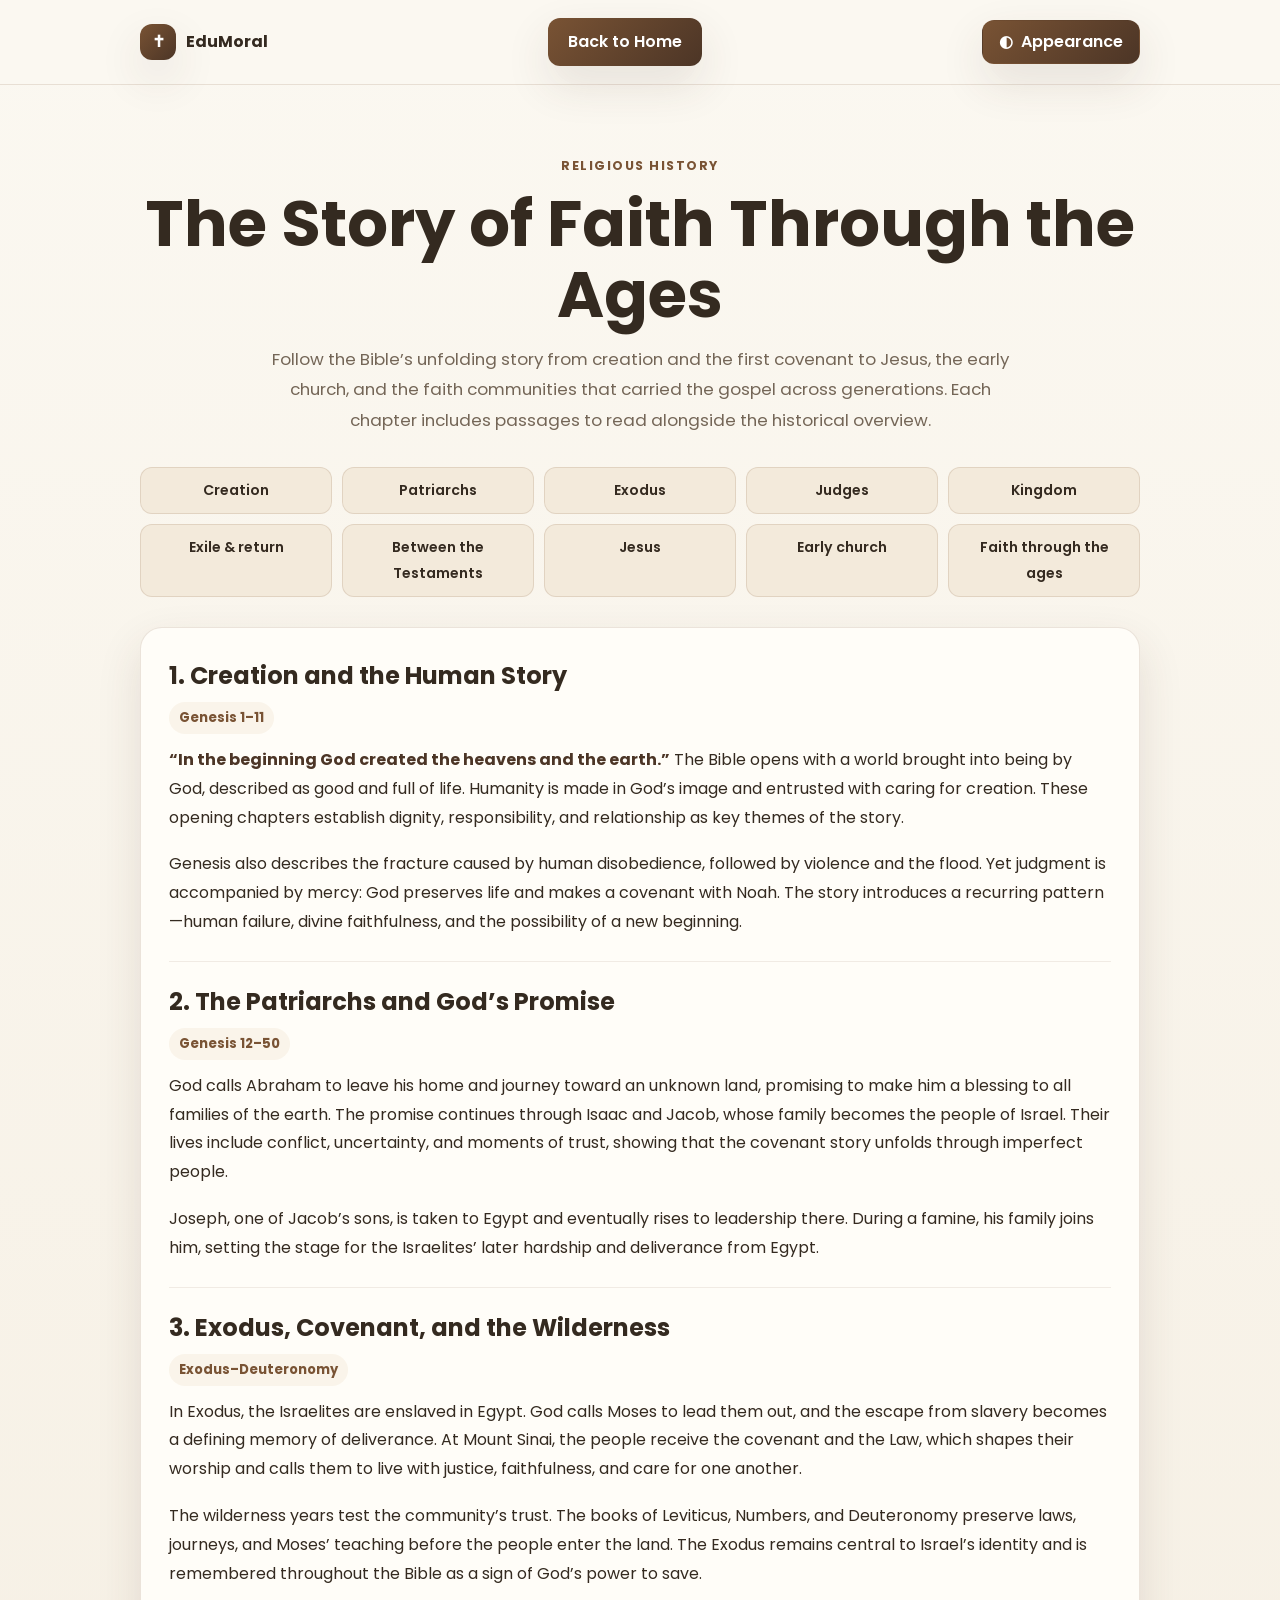
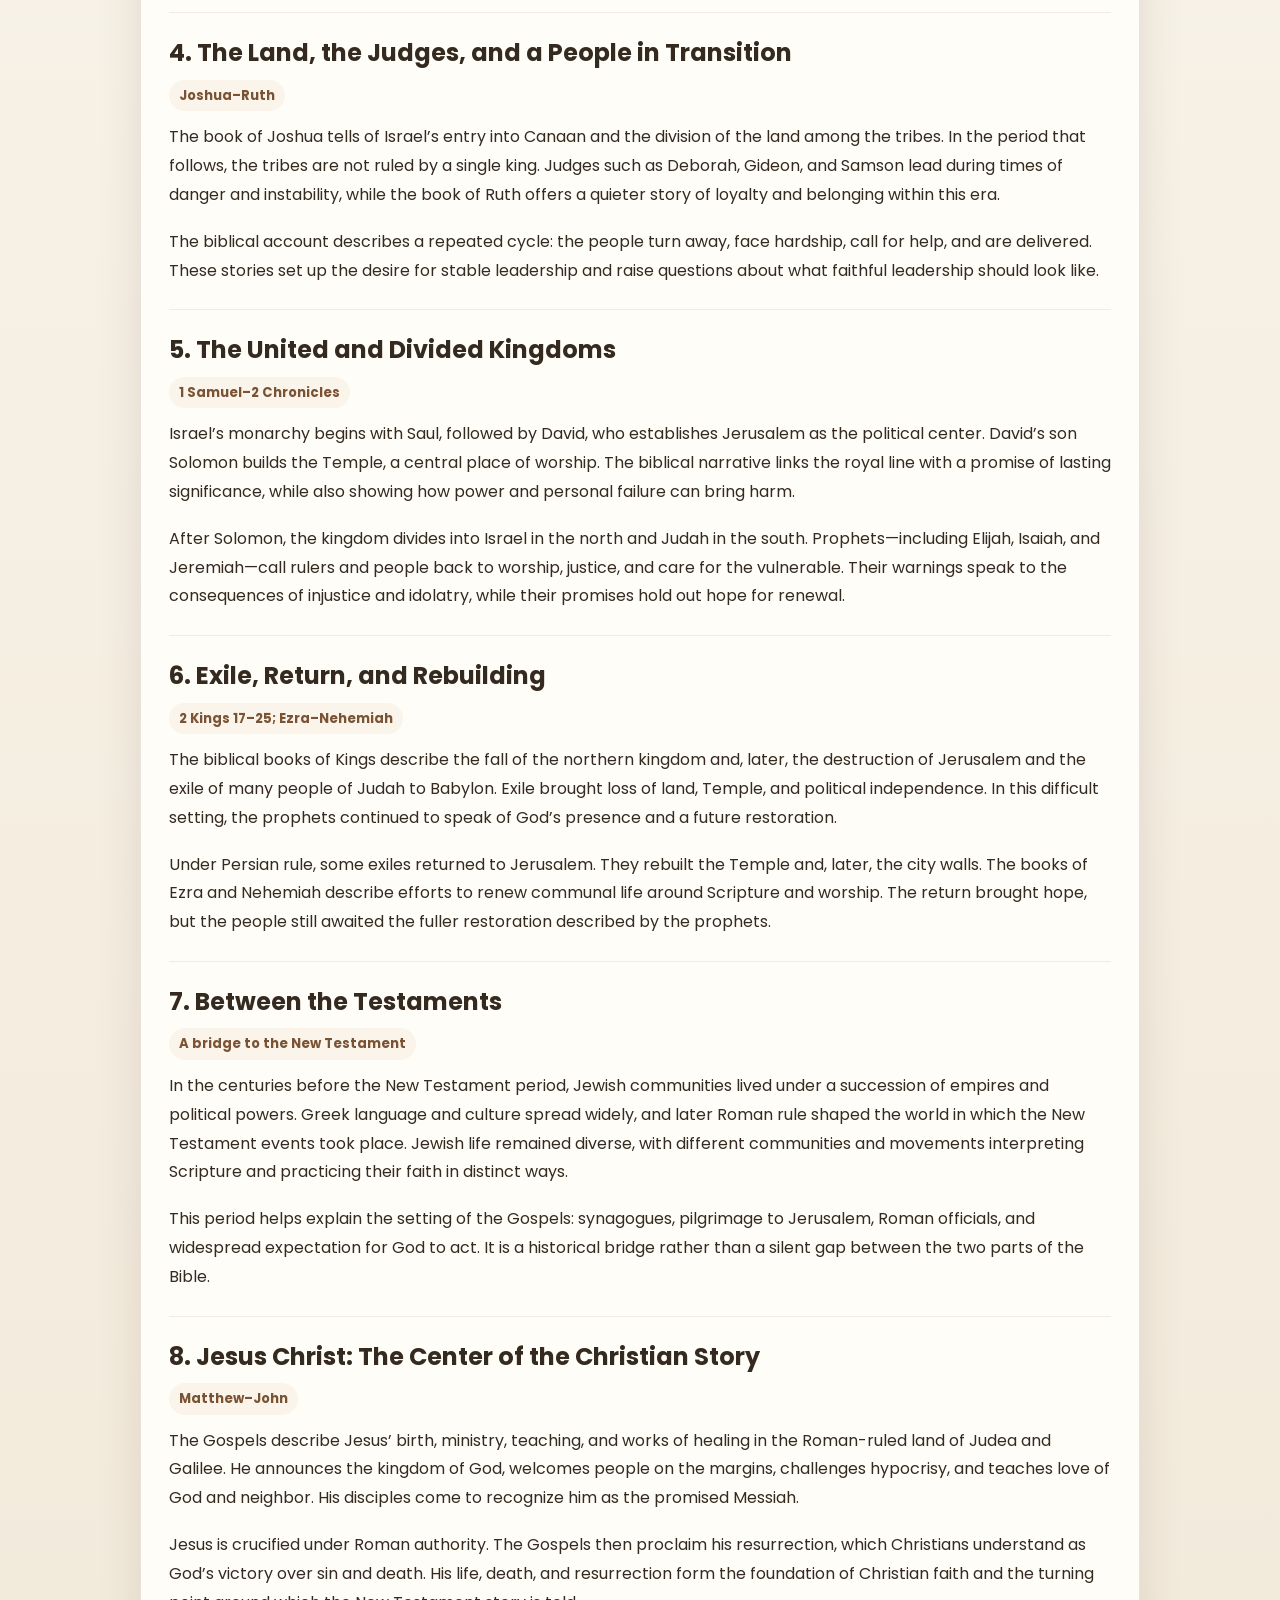
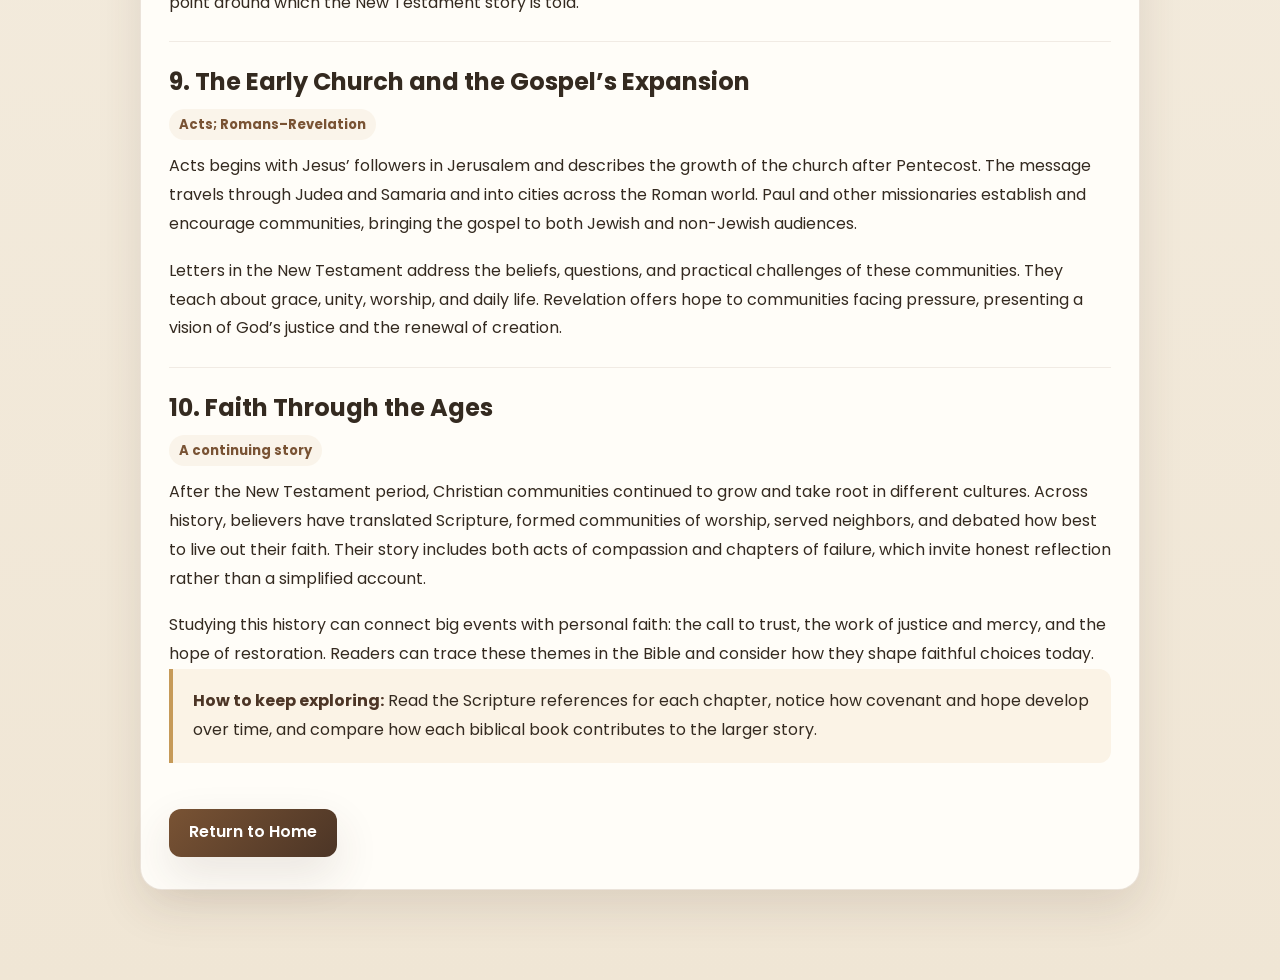
<file: history.html>
<!DOCTYPE html>
<html lang="en">
  <head>
    <meta charset="UTF-8" />
    <meta name="viewport" content="width=device-width, initial-scale=1.0" />
    <title>Religious History</title>
    <link rel="preconnect" href="https://fonts.googleapis.com" />
    <link rel="preconnect" href="https://fonts.gstatic.com" crossorigin />
    <link href="https://fonts.googleapis.com/css2?family=Poppins:wght@400;500;600;700;800&display=swap" rel="stylesheet" />
    <style>
      :root {
        --bg: #f7f1e5;
        --panel: #fffdf8;
        --panel-alt: #efe2cc;
        --primary: #795334;
        --primary-dark: #4c3526;
        --accent: #c69a58;
        --text: #342a20;
        --muted: #746657;
        --shadow: 0 18px 45px rgba(76, 53, 38, 0.12);
      }

      * {
        box-sizing: border-box;
        margin: 0;
        padding: 0;
      }

      body {
        font-family: "Poppins", sans-serif;
        background: linear-gradient(180deg, #fbf8f1 0%, #f0e6d5 100%);
        color: var(--text);
        line-height: 1.8;
      }

      a {
        text-decoration: none;
        color: inherit;
      }

      .container {
        width: min(1000px, calc(100% - 32px));
        margin: 0 auto;
      }

      .site-header {
        position: sticky;
        top: 0;
        z-index: 10;
        background: rgba(251, 248, 241, 0.9);
        backdrop-filter: blur(10px);
        border-bottom: 1px solid rgba(121, 83, 52, 0.08);
      }

      .nav {
        gap: 16px;
      }

      .nav {
        display: flex;
        justify-content: space-between;
        align-items: center;
        padding: 18px 0;
      }

      .brand {
        display: inline-flex;
        align-items: center;
        gap: 10px;
        font-weight: 700;
      }

      .brand-mark {
        display: grid;
        place-items: center;
        width: 36px;
        height: 36px;
        border-radius: 12px;
        background: linear-gradient(135deg, var(--primary), #a77a49);
        color: #fff;
        box-shadow: var(--shadow);
      }

      .primary-btn {
        display: inline-flex;
        align-items: center;
        justify-content: center;
        min-height: 48px;
        padding: 0 20px;
        border-radius: 12px;
        border: none;
        font-weight: 600;
        cursor: pointer;
        transition: 0.2s ease;
        background: linear-gradient(135deg, var(--primary), var(--primary-dark));
        color: white;
        box-shadow: var(--shadow);
      }

      .primary-btn:hover {
        transform: translateY(-1px);
      }

      .page {
        padding: 70px 0 90px;
      }

      .hero {
        text-align: center;
        margin-bottom: 32px;
      }

      .eyebrow {
        font-size: 0.78rem;
        letter-spacing: 0.12em;
        text-transform: uppercase;
        color: var(--primary);
        font-weight: 700;
        margin-bottom: 12px;
      }

      h1 {
        font-size: clamp(2.2rem, 5vw, 4rem);
        line-height: 1.1;
        margin-bottom: 14px;
      }

      .intro {
        max-width: 760px;
        margin: 0 auto;
        color: var(--muted);
        font-size: 1.05rem;
      }

      .history-nav {
        display: grid;
        grid-template-columns: repeat(5, minmax(0, 1fr));
        gap: 10px;
        margin: 30px 0;
      }

      .history-nav a {
        padding: 10px 12px;
        border: 1px solid rgba(121, 83, 52, 0.12);
        border-radius: 12px;
        background: rgba(255, 253, 248, 0.86);
        color: var(--primary-dark);
        font-size: 0.88rem;
        font-weight: 600;
        text-align: center;
        transition: border-color 0.2s ease, transform 0.2s ease;
      }

      .history-nav a:hover,
      .history-nav a:focus-visible {
        border-color: var(--primary);
        transform: translateY(-2px);
      }

      .history-nav a:focus-visible {
        outline: 3px solid rgba(121, 83, 52, 0.25);
        outline-offset: 2px;
      }

      .history-card {
        background: rgba(255, 253, 248, 0.97);
        border: 1px solid rgba(121, 83, 52, 0.08);
        border-radius: 22px;
        box-shadow: var(--shadow);
        padding: 32px 28px;
      }

      .history-card section {
        padding: 0 0 24px;
        margin: 0 0 24px;
        border-bottom: 1px solid rgba(121, 83, 52, 0.1);
        scroll-margin-top: 100px;
      }

      .history-card section:last-of-type {
        padding-bottom: 0;
        margin-bottom: 0;
        border-bottom: 0;
      }

      .history-card h2 {
        font-size: 1.5rem;
        margin-bottom: 10px;
        line-height: 1.35;
      }

      .history-card p {
        margin-bottom: 18px;
        color: var(--text);
      }

      .history-card p:last-child {
        margin-bottom: 0;
      }

      .history-card p strong {
        color: var(--primary-dark);
      }

      .scripture-ref {
        display: inline-block;
        margin-bottom: 12px;
        padding: 4px 10px;
        border-radius: 999px;
        background: var(--panel-alt);
        color: var(--primary);
        font-size: 0.82rem;
        font-weight: 700;
      }

      .history-note {
        padding: 18px 20px;
        border-left: 4px solid var(--accent);
        border-radius: 0 12px 12px 0;
        background: #fbf3e6;
        color: var(--muted);
      }

      .back-link {
        margin-top: 28px;
        display: inline-flex;
      }

      @media (max-width: 760px) {
        .history-nav {
          grid-template-columns: repeat(2, minmax(0, 1fr));
        }
      }

      @media (max-width: 640px) {
        .nav {
          flex-wrap: wrap;
          gap: 12px;
          justify-content: center;
        }

        .history-card {
          padding: 24px 20px;
        }
      }
    </style>
    <link rel="stylesheet" href="theme.css" />
    <script src="theme.js" defer></script>
  </head>
  <body>
    <header class="site-header">
      <div class="container nav">
        <div class="brand">
          <span class="brand-mark">✝</span>
          <span>EduMoral</span>
        </div>
        <a href="index.html" class="primary-btn">Back to Home</a>
        <button class="theme-toggle" type="button" id="theme-toggle" aria-expanded="false" aria-controls="theme-drawer">
          <span aria-hidden="true">◐</span> Appearance
        </button>
      </div>
    </header>

    <div class="theme-overlay" id="theme-overlay" hidden></div>
    <aside class="theme-drawer" id="theme-drawer" aria-labelledby="theme-title" aria-hidden="true">
      <div class="theme-drawer-heading">
        <div>
          <p class="eyebrow">Make it yours</p>
          <h2 id="theme-title">Appearance</h2>
        </div>
        <button class="theme-close" type="button" id="theme-close" aria-label="Close appearance settings">×</button>
      </div>
      <fieldset class="theme-options">
        <legend>Color scheme</legend>
        <label class="theme-option">
          <input type="radio" name="theme-scheme" value="parchment" />
          <span class="theme-swatch" style="--swatch-color: #795334; --swatch-light: #f7f1e5"></span>
          <span><strong>Parchment</strong><small>Warm leather &amp; paper</small></span>
        </label>
        <label class="theme-option">
          <input type="radio" name="theme-scheme" value="forest" />
          <span class="theme-swatch" style="--swatch-color: #476b4b; --swatch-light: #eff4e9"></span>
          <span><strong>Olive Grove</strong><small>Quiet greens &amp; cream</small></span>
        </label>
        <label class="theme-option">
          <input type="radio" name="theme-scheme" value="ocean" />
          <span class="theme-swatch" style="--swatch-color: #3d6877; --swatch-light: #eaf3f4"></span>
          <span><strong>Sea of Galilee</strong><small>Calm blue &amp; mist</small></span>
        </label>
        <label class="theme-option">
          <input type="radio" name="theme-scheme" value="berry" />
          <span class="theme-swatch" style="--swatch-color: #815365; --swatch-light: #f5edf0"></span>
          <span><strong>Royal Fig</strong><small>Muted plum &amp; linen</small></span>
        </label>
      </fieldset>
      <label class="theme-dark-toggle" for="theme-dark">
        <span><strong>Dark mode</strong><small>Easy on the eyes in low light</small></span>
        <input type="checkbox" id="theme-dark" />
      </label>
      <p class="theme-status" id="theme-status" role="status" aria-live="polite"></p>
    </aside>

    <main class="page">
      <div class="container">
        <div class="hero">
          <p class="eyebrow">Religious History</p>
          <h1>The Story of Faith Through the Ages</h1>
          <p class="intro">
            Follow the Bible’s unfolding story from creation and the first covenant to Jesus, the early church, and the faith communities that carried the gospel across generations. Each chapter includes passages to read alongside the historical overview.
          </p>
        </div>

        <nav class="history-nav" aria-label="History timeline">
          <a href="#creation">Creation</a>
          <a href="#patriarchs">Patriarchs</a>
          <a href="#exodus">Exodus</a>
          <a href="#judges">Judges</a>
          <a href="#kingdom">Kingdom</a>
          <a href="#exile">Exile &amp; return</a>
          <a href="#waiting">Between the Testaments</a>
          <a href="#jesus">Jesus</a>
          <a href="#church">Early church</a>
          <a href="#legacy">Faith through the ages</a>
        </nav>

        <article class="history-card">
          <section id="creation">
            <h2>1. Creation and the Human Story</h2>
            <span class="scripture-ref">Genesis 1–11</span>
            <p><strong>“In the beginning God created the heavens and the earth.”</strong> The Bible opens with a world brought into being by God, described as good and full of life. Humanity is made in God’s image and entrusted with caring for creation. These opening chapters establish dignity, responsibility, and relationship as key themes of the story.</p>
            <p>Genesis also describes the fracture caused by human disobedience, followed by violence and the flood. Yet judgment is accompanied by mercy: God preserves life and makes a covenant with Noah. The story introduces a recurring pattern—human failure, divine faithfulness, and the possibility of a new beginning.</p>
          </section>

          <section id="patriarchs">
            <h2>2. The Patriarchs and God’s Promise</h2>
            <span class="scripture-ref">Genesis 12–50</span>
            <p>God calls Abraham to leave his home and journey toward an unknown land, promising to make him a blessing to all families of the earth. The promise continues through Isaac and Jacob, whose family becomes the people of Israel. Their lives include conflict, uncertainty, and moments of trust, showing that the covenant story unfolds through imperfect people.</p>
            <p>Joseph, one of Jacob’s sons, is taken to Egypt and eventually rises to leadership there. During a famine, his family joins him, setting the stage for the Israelites’ later hardship and deliverance from Egypt.</p>
          </section>

          <section id="exodus">
            <h2>3. Exodus, Covenant, and the Wilderness</h2>
            <span class="scripture-ref">Exodus–Deuteronomy</span>
            <p>In Exodus, the Israelites are enslaved in Egypt. God calls Moses to lead them out, and the escape from slavery becomes a defining memory of deliverance. At Mount Sinai, the people receive the covenant and the Law, which shapes their worship and calls them to live with justice, faithfulness, and care for one another.</p>
            <p>The wilderness years test the community’s trust. The books of Leviticus, Numbers, and Deuteronomy preserve laws, journeys, and Moses’ teaching before the people enter the land. The Exodus remains central to Israel’s identity and is remembered throughout the Bible as a sign of God’s power to save.</p>
          </section>

          <section id="judges">
            <h2>4. The Land, the Judges, and a People in Transition</h2>
            <span class="scripture-ref">Joshua–Ruth</span>
            <p>The book of Joshua tells of Israel’s entry into Canaan and the division of the land among the tribes. In the period that follows, the tribes are not ruled by a single king. Judges such as Deborah, Gideon, and Samson lead during times of danger and instability, while the book of Ruth offers a quieter story of loyalty and belonging within this era.</p>
            <p>The biblical account describes a repeated cycle: the people turn away, face hardship, call for help, and are delivered. These stories set up the desire for stable leadership and raise questions about what faithful leadership should look like.</p>
          </section>

          <section id="kingdom">
            <h2>5. The United and Divided Kingdoms</h2>
            <span class="scripture-ref">1 Samuel–2 Chronicles</span>
            <p>Israel’s monarchy begins with Saul, followed by David, who establishes Jerusalem as the political center. David’s son Solomon builds the Temple, a central place of worship. The biblical narrative links the royal line with a promise of lasting significance, while also showing how power and personal failure can bring harm.</p>
            <p>After Solomon, the kingdom divides into Israel in the north and Judah in the south. Prophets—including Elijah, Isaiah, and Jeremiah—call rulers and people back to worship, justice, and care for the vulnerable. Their warnings speak to the consequences of injustice and idolatry, while their promises hold out hope for renewal.</p>
          </section>

          <section id="exile">
            <h2>6. Exile, Return, and Rebuilding</h2>
            <span class="scripture-ref">2 Kings 17–25; Ezra–Nehemiah</span>
            <p>The biblical books of Kings describe the fall of the northern kingdom and, later, the destruction of Jerusalem and the exile of many people of Judah to Babylon. Exile brought loss of land, Temple, and political independence. In this difficult setting, the prophets continued to speak of God’s presence and a future restoration.</p>
            <p>Under Persian rule, some exiles returned to Jerusalem. They rebuilt the Temple and, later, the city walls. The books of Ezra and Nehemiah describe efforts to renew communal life around Scripture and worship. The return brought hope, but the people still awaited the fuller restoration described by the prophets.</p>
          </section>

          <section id="waiting">
            <h2>7. Between the Testaments</h2>
            <span class="scripture-ref">A bridge to the New Testament</span>
            <p>In the centuries before the New Testament period, Jewish communities lived under a succession of empires and political powers. Greek language and culture spread widely, and later Roman rule shaped the world in which the New Testament events took place. Jewish life remained diverse, with different communities and movements interpreting Scripture and practicing their faith in distinct ways.</p>
            <p>This period helps explain the setting of the Gospels: synagogues, pilgrimage to Jerusalem, Roman officials, and widespread expectation for God to act. It is a historical bridge rather than a silent gap between the two parts of the Bible.</p>
          </section>

          <section id="jesus">
            <h2>8. Jesus Christ: The Center of the Christian Story</h2>
            <span class="scripture-ref">Matthew–John</span>
            <p>The Gospels describe Jesus’ birth, ministry, teaching, and works of healing in the Roman-ruled land of Judea and Galilee. He announces the kingdom of God, welcomes people on the margins, challenges hypocrisy, and teaches love of God and neighbor. His disciples come to recognize him as the promised Messiah.</p>
            <p>Jesus is crucified under Roman authority. The Gospels then proclaim his resurrection, which Christians understand as God’s victory over sin and death. His life, death, and resurrection form the foundation of Christian faith and the turning point around which the New Testament story is told.</p>
          </section>

          <section id="church">
            <h2>9. The Early Church and the Gospel’s Expansion</h2>
            <span class="scripture-ref">Acts; Romans–Revelation</span>
            <p>Acts begins with Jesus’ followers in Jerusalem and describes the growth of the church after Pentecost. The message travels through Judea and Samaria and into cities across the Roman world. Paul and other missionaries establish and encourage communities, bringing the gospel to both Jewish and non-Jewish audiences.</p>
            <p>Letters in the New Testament address the beliefs, questions, and practical challenges of these communities. They teach about grace, unity, worship, and daily life. Revelation offers hope to communities facing pressure, presenting a vision of God’s justice and the renewal of creation.</p>
          </section>

          <section id="legacy">
            <h2>10. Faith Through the Ages</h2>
            <span class="scripture-ref">A continuing story</span>
            <p>After the New Testament period, Christian communities continued to grow and take root in different cultures. Across history, believers have translated Scripture, formed communities of worship, served neighbors, and debated how best to live out their faith. Their story includes both acts of compassion and chapters of failure, which invite honest reflection rather than a simplified account.</p>
            <p>Studying this history can connect big events with personal faith: the call to trust, the work of justice and mercy, and the hope of restoration. Readers can trace these themes in the Bible and consider how they shape faithful choices today.</p>
          </section>

          <p class="history-note"><strong>How to keep exploring:</strong> Read the Scripture references for each chapter, notice how covenant and hope develop over time, and compare how each biblical book contributes to the larger story.</p>
          <a href="index.html" class="primary-btn back-link">Return to Home</a>
        </article>
      </div>
    </main>
  </body>
</html>
</file>
<file: theme.css>
:root {
  --theme-page: linear-gradient(180deg, #fbf8f1 0%, #f0e6d5 100%);
  --theme-page-alt: rgba(198, 154, 88, 0.09);
  --theme-surface: #fffdf8;
  --theme-surface-soft: #f3eadb;
  --theme-text: #342a20;
  --theme-muted: #746657;
  --theme-primary: #795334;
  --theme-primary-dark: #4c3526;
  --theme-accent: #c69a58;
  --theme-border: rgba(121, 83, 52, 0.15);
  --theme-header: rgba(251, 248, 241, 0.92);
  --theme-note: #fbf3e6;
  --theme-shadow: 0 18px 45px rgba(76, 53, 38, 0.12);
}

body {
  background: var(--theme-page);
  color: var(--theme-text);
}

.alt-bg {
  background: var(--theme-page-alt);
}

.site-header {
  background: var(--theme-header);
  border-color: var(--theme-border);
}

.hero-card,
.feature-card,
.quiz-card,
.quote-card,
.summary-box,
.verse-panel,
.history-cta-wrap,
.history-item,
.history-card {
  background: var(--theme-surface);
  border-color: var(--theme-border);
  box-shadow: var(--theme-shadow);
}

.hero-card,
.feature-card.highlight {
  background: linear-gradient(180deg, var(--theme-surface), var(--theme-surface-soft));
}

.feature-card {
  transition: background-color 0.3s ease, border-color 0.3s ease, box-shadow 0.3s ease;
}

.feature-card:hover,
.feature-card:focus-visible {
  background: linear-gradient(180deg, var(--theme-surface-soft), var(--theme-surface));
  border-color: var(--theme-border);
}

.secondary-btn,
.quiz-option,
.verse-select,
.word-search-letter,
.history-nav a {
  background: var(--theme-surface-soft);
  border-color: var(--theme-border);
  color: var(--theme-text);
}

.primary-btn,
.brand-mark,
.theme-toggle {
  background: linear-gradient(135deg, var(--theme-primary), var(--theme-primary-dark));
  color: #fff;
}

.eyebrow,
.reference,
.hero-card span,
.quote-card span,
.history-card p strong,
.scripture-ref,
.history-item span {
  color: var(--theme-primary);
}

.history-card p strong,
.theme-drawer h2 {
  color: var(--theme-primary-dark);
}

.badge {
  background: var(--theme-page-alt);
  color: var(--theme-primary-dark);
}

.icon,
.history-item span,
.scripture-ref {
  background: var(--theme-page-alt);
}

.history-note {
  background: var(--theme-note);
  border-color: var(--theme-accent);
}

.theme-toggle,
.theme-close {
  border: 1px solid var(--theme-border);
  border-radius: 12px;
  cursor: pointer;
  font: inherit;
  font-weight: 600;
}

.theme-toggle {
  display: inline-flex;
  align-items: center;
  justify-content: center;
  gap: 8px;
  min-height: 44px;
  padding: 0 16px;
  box-shadow: var(--theme-shadow);
}

.theme-toggle:hover,
.theme-close:hover {
  filter: brightness(1.08);
}

.theme-overlay {
  position: fixed;
  inset: 0;
  z-index: 20;
  background: rgba(20, 16, 12, 0.48);
}

.theme-drawer {
  position: fixed;
  inset: 0 0 0 auto;
  z-index: 21;
  width: min(380px, calc(100% - 28px));
  padding: 28px 24px;
  overflow-y: auto;
  background: var(--theme-surface);
  color: var(--theme-text);
  box-shadow: -18px 0 45px rgba(0, 0, 0, 0.18);
  transform: translateX(105%);
  visibility: hidden;
  transition: transform 0.24s ease, visibility 0.24s ease;
}

.theme-drawer.is-open {
  transform: translateX(0);
  visibility: visible;
}

.theme-drawer-heading {
  display: flex;
  justify-content: space-between;
  align-items: flex-start;
  margin-bottom: 28px;
}

.theme-drawer-heading .eyebrow {
  margin-bottom: 4px;
}

.theme-drawer h2 {
  font-size: 1.7rem;
  line-height: 1.2;
}

.theme-close {
  width: 40px;
  height: 40px;
  background: var(--theme-surface-soft);
  color: var(--theme-text);
  font-size: 1.6rem;
  line-height: 1;
}

.theme-options {
  display: grid;
  gap: 10px;
  border: 0;
}

.theme-options legend {
  margin-bottom: 12px;
  font-weight: 700;
}

.theme-option {
  display: flex;
  align-items: center;
  gap: 12px;
  min-height: 68px;
  padding: 10px 12px;
  border: 1px solid var(--theme-border);
  border-radius: 14px;
  cursor: pointer;
}

.theme-option:has(input:checked) {
  outline: 2px solid var(--theme-primary);
  outline-offset: 1px;
}

.theme-option input {
  accent-color: var(--theme-primary);
}

.theme-option > span:last-child,
.theme-dark-toggle > span {
  display: grid;
  gap: 2px;
}

.theme-option small,
.theme-dark-toggle small {
  color: var(--theme-muted);
  font-size: 0.8rem;
}

.theme-swatch {
  flex: 0 0 38px;
  width: 38px;
  height: 38px;
  border: 1px solid var(--theme-border);
  border-radius: 12px;
  background: linear-gradient(135deg, var(--swatch-color) 0 50%, var(--swatch-light) 50%);
}

.theme-dark-toggle {
  display: flex;
  justify-content: space-between;
  align-items: center;
  gap: 12px;
  margin-top: 24px;
  padding: 16px 12px;
  border-top: 1px solid var(--theme-border);
  border-bottom: 1px solid var(--theme-border);
  cursor: pointer;
}

.theme-dark-toggle input {
  width: 20px;
  height: 20px;
  accent-color: var(--theme-primary);
}

.theme-status {
  min-height: 24px;
  margin-top: 12px;
  color: var(--theme-muted);
  font-size: 0.85rem;
}

body.theme-dark .quiz-option.correct {
  background: rgba(71, 156, 111, 0.22);
  border-color: rgba(116, 205, 153, 0.45);
  color: #a8e1bd;
}

body.theme-dark .quiz-option.wrong {
  background: rgba(191, 83, 83, 0.2);
  border-color: rgba(229, 120, 120, 0.4);
  color: #ffc0b8;
}

@media (max-width: 640px) {
  .theme-toggle {
    min-height: 42px;
    padding: 0 12px;
    font-size: 0.9rem;
  }
}

@media (prefers-reduced-motion: reduce) {
  .feature-card,
  .theme-drawer,
  .theme-toggle,
  .theme-close {
    transition: none;
  }
}
</file>
